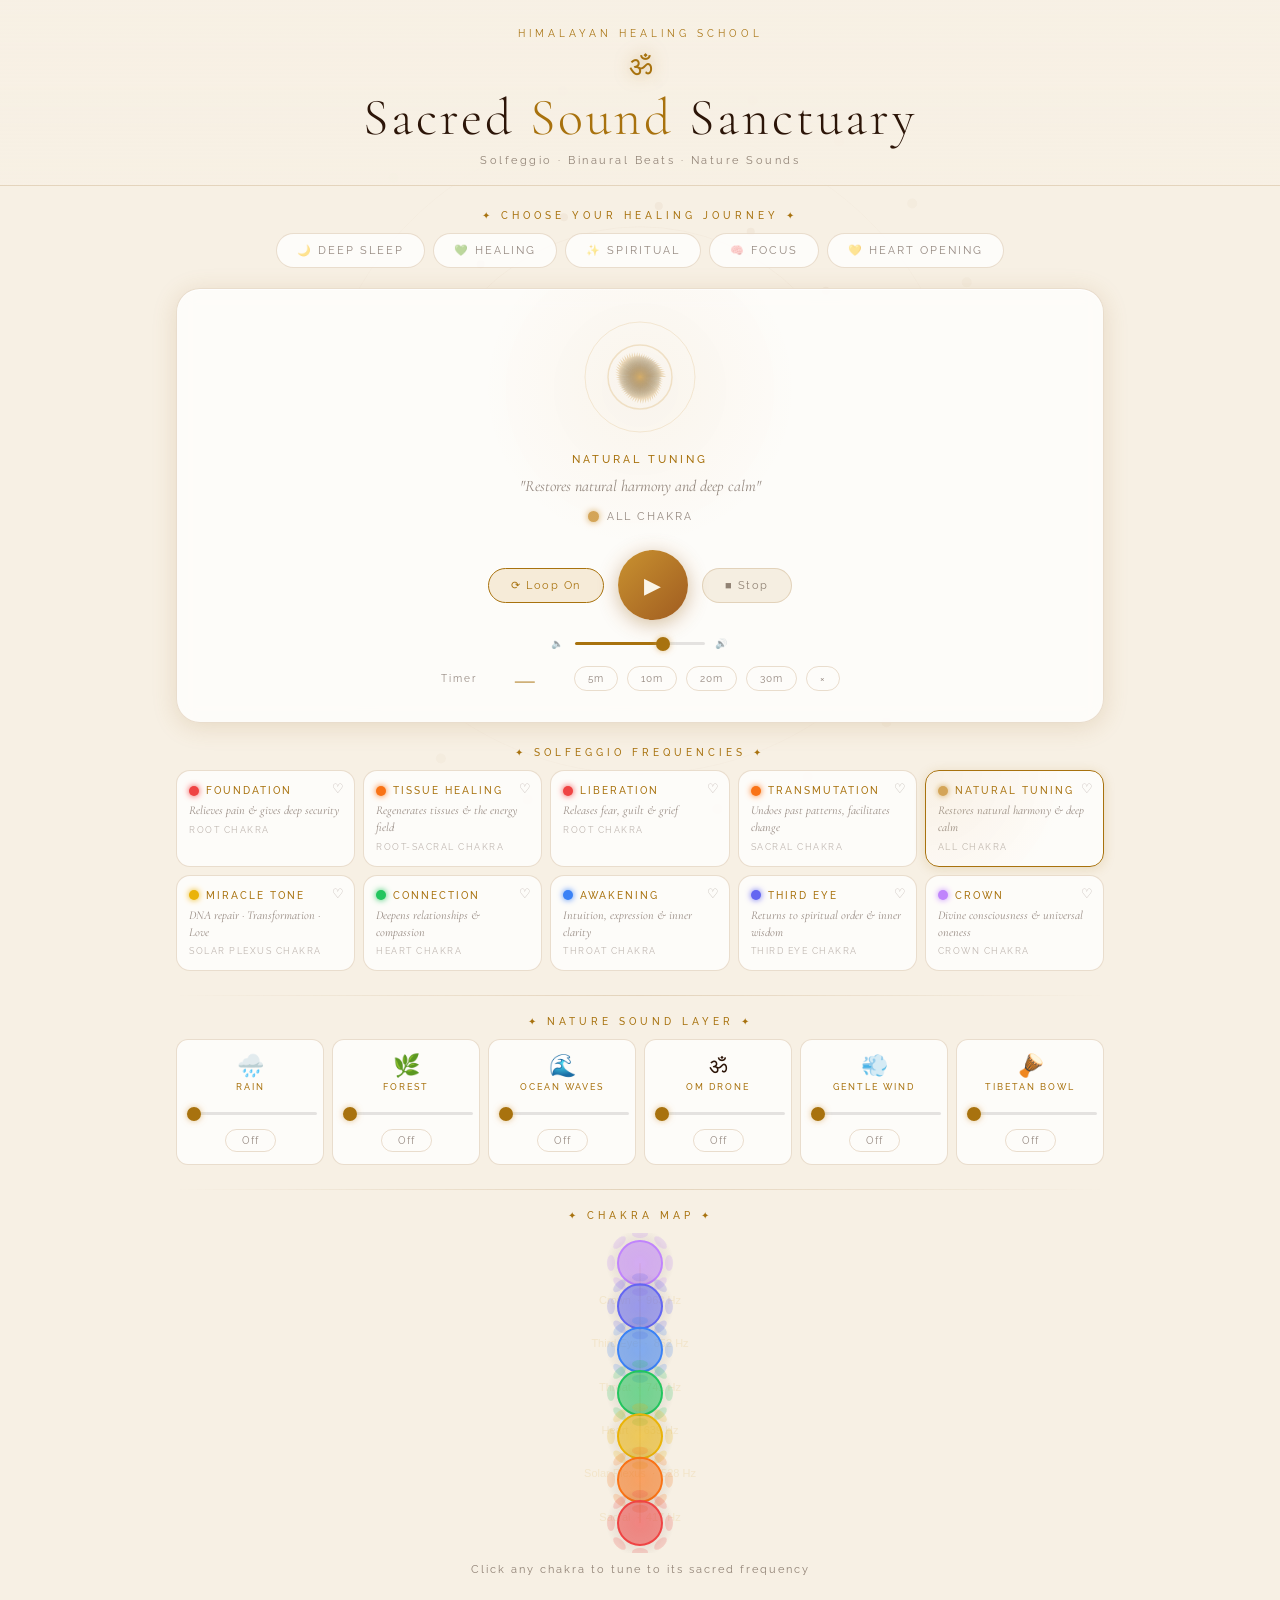
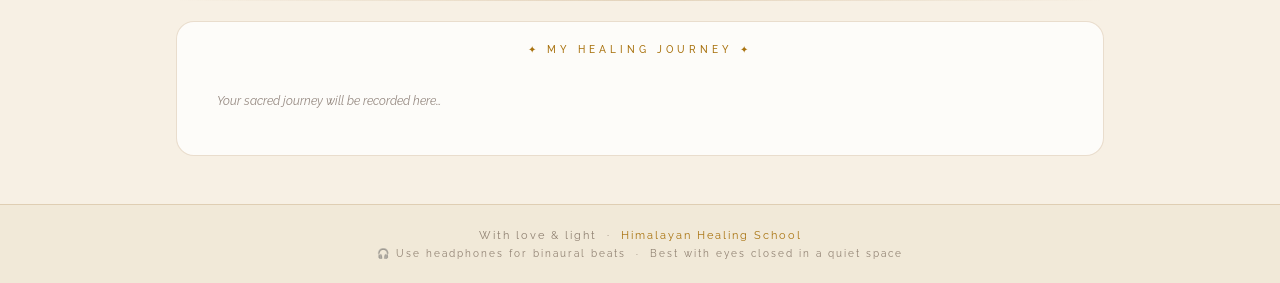
<file: himalayan-healing-v2.html>
<!DOCTYPE html>
<html lang="en">
<head>
<meta charset="UTF-8"/>
<meta name="viewport" content="width=device-width, initial-scale=1.0, viewport-fit=cover"/>
<title>Sacred Sound Sanctuary</title>
<!-- PWA -->
<link rel="manifest" href="manifest.json"/>
<meta name="theme-color" content="#F7F0E4"/>
<meta name="apple-mobile-web-app-capable" content="yes"/>
<meta name="apple-mobile-web-app-status-bar-style" content="black-translucent"/>
<meta name="apple-mobile-web-app-title" content="Sacred Sound"/>
<link rel="apple-touch-icon" href="icon-192.png"/>
<link rel="apple-touch-startup-image" href="icon-512.png"/>
<style>
@import url('https://fonts.googleapis.com/css2?family=Cormorant+Garamond:ital,wght@0,300;0,400;0,600;1,300;1,400&family=Raleway:wght@200;300;400;500;600&display=swap');
*,*::before,*::after{box-sizing:border-box;margin:0;padding:0}

:root{
  --bg:       #F7F0E4;
  --bg2:      #EDE4D0;
  --card:     rgba(255,255,255,0.78);
  --border:   rgba(160,110,45,0.22);
  --gold:     #A8720E;
  --gold2:    #C99230;
  --gold-dim: rgba(168,114,14,0.10);
  --cream:    #2C1508;
  --muted:    rgba(44,21,8,0.50);
  --sage:     #4A7B3E;
  --rose:     #A85E48;
  --glow:     0 4px 24px rgba(160,110,45,0.18);
}

body{font-family:'Raleway',sans-serif;background:var(--bg);color:var(--cream);min-height:100vh;overflow-x:hidden}

/* ── CANVAS BG ── */
#bg{position:fixed;inset:0;z-index:0;pointer-events:none;opacity:.18}

/* ── HEADER ── */
header{
  position:relative;z-index:10;
  text-align:center;padding:28px 20px 18px;
  background:linear-gradient(180deg,rgba(247,240,228,.98) 0%,rgba(247,240,228,.80) 100%);
  border-bottom:1px solid var(--border);
}
.badge{font-size:10px;letter-spacing:4px;color:var(--gold);text-transform:uppercase;margin-bottom:10px}
.om{font-size:28px;display:block;margin-bottom:6px;color:var(--gold);filter:drop-shadow(0 0 8px rgba(168,114,14,.5))}
h1{font-family:'Cormorant Garamond',serif;font-size:clamp(28px,5.5vw,52px);font-weight:300;letter-spacing:3px;line-height:1.1}
h1 em{color:var(--gold);font-style:normal}
.sub{font-size:11px;letter-spacing:2.5px;color:var(--muted);margin-top:8px}

/* ── LAYOUT ── */
main{position:relative;z-index:10;max-width:960px;margin:0 auto;padding:24px 16px 48px}

.s-title{font-size:10px;letter-spacing:4px;text-transform:uppercase;color:var(--gold);text-align:center;margin-bottom:12px;font-weight:500}
.divider{height:1px;background:linear-gradient(90deg,transparent,var(--border),transparent);margin:24px 0 20px}

/* ── MOOD PRESETS ── */
.moods{display:flex;gap:8px;justify-content:center;flex-wrap:wrap;margin-bottom:20px}
.mood{
  padding:10px 20px;background:var(--card);border:1px solid var(--border);
  border-radius:100px;color:var(--muted);font-family:'Raleway',sans-serif;
  font-size:11px;letter-spacing:2px;text-transform:uppercase;cursor:pointer;transition:all .25s
}
.mood:hover,.mood.on{background:var(--gold-dim);border-color:var(--gold);color:var(--gold)}

/* ── PLAYER ── */
.player{
  background:var(--card);border:1px solid var(--border);border-radius:24px;
  padding:28px 24px;text-align:center;margin-bottom:24px;
  box-shadow:var(--glow),0 1px 0 rgba(255,255,255,.9) inset;
  backdrop-filter:blur(10px);position:relative;overflow:hidden
}
.player::before{
  content:'';position:absolute;top:-60px;left:50%;transform:translateX(-50%);
  width:320px;height:320px;
  background:radial-gradient(circle,rgba(168,114,14,.06) 0%,transparent 70%);
  pointer-events:none
}

#vizCanvas{display:block;margin:0 auto 16px;border-radius:50%}

.f-name{font-size:11px;letter-spacing:3px;text-transform:uppercase;color:var(--gold);margin-top:6px;font-weight:500}
.f-desc{
  font-family:'Cormorant Garamond',serif;font-style:italic;font-size:16px;
  color:var(--muted);margin:8px auto 0;max-width:360px;line-height:1.5
}
.c-badge{
  display:inline-flex;align-items:center;gap:8px;
  margin-top:12px;font-size:11px;letter-spacing:2px;color:var(--muted);text-transform:uppercase
}
.c-dot{width:11px;height:11px;border-radius:50%;flex-shrink:0}

.ctrl{display:flex;align-items:center;justify-content:center;gap:14px;margin-top:24px;flex-wrap:wrap}
.btn{cursor:pointer;border:none;font-family:'Raleway',sans-serif;transition:all .2s;border-radius:100px}
.btn-play{
  width:70px;height:70px;
  background:linear-gradient(135deg,#C99230,#A05C20);
  color:#FBF5E8;font-size:22px;
  display:flex;align-items:center;justify-content:center;
  box-shadow:0 4px 20px rgba(160,110,45,.45)
}
.btn-play:hover{transform:scale(1.07);box-shadow:0 6px 32px rgba(160,110,45,.65)}
.btn-sm{
  padding:10px 22px;background:var(--gold-dim);border:1px solid var(--border);
  color:var(--muted);font-size:11px;letter-spacing:1.5px
}
.btn-sm:hover{border-color:var(--gold);color:var(--cream)}
.btn-sm.on{border-color:var(--gold);color:var(--gold);background:rgba(212,165,88,.2)}

.vol-row{display:flex;align-items:center;justify-content:center;gap:10px;margin-top:18px}
.lbl{font-size:10px;letter-spacing:2px;color:var(--muted)}

input[type=range]{
  -webkit-appearance:none;width:130px;height:3px;border-radius:2px;outline:none;cursor:pointer;
  background:linear-gradient(90deg,var(--gold) var(--p,70%),rgba(0,0,0,.10) var(--p,70%))
}
input[type=range]::-webkit-slider-thumb{
  -webkit-appearance:none;width:14px;height:14px;border-radius:50%;
  background:var(--gold);box-shadow:0 0 6px rgba(212,165,88,.7)
}

.timer-row{display:flex;align-items:center;justify-content:center;gap:9px;margin-top:14px;flex-wrap:wrap}
.t-num{font-family:'Cormorant Garamond',serif;font-size:26px;font-weight:300;color:var(--gold);min-width:78px;text-align:center;letter-spacing:2px}
.t-btn{
  padding:6px 13px;background:transparent;border:1px solid var(--border);
  color:var(--muted);font-size:10px;letter-spacing:1px;cursor:pointer;
  border-radius:100px;font-family:'Raleway',sans-serif;transition:all .2s
}
.t-btn:hover{border-color:var(--gold);color:var(--cream)}
.t-btn.sel{border-color:var(--gold);color:var(--gold)}

/* ── FREQ GRID ── */
.fg{display:grid;grid-template-columns:repeat(auto-fill,minmax(155px,1fr));gap:8px;margin-bottom:18px}
.fc{
  background:var(--card);border:1px solid var(--border);border-radius:14px;
  padding:14px 12px;cursor:pointer;transition:all .25s;position:relative;overflow:hidden
}
.fc::after{
  content:'';position:absolute;inset:0;border-radius:14px;
  background:radial-gradient(circle at top left,var(--cc,rgba(168,114,14,.10)) 0%,transparent 70%);
  opacity:0;transition:opacity .3s
}
.fc:hover::after,.fc.on::after{opacity:1}
.fc:hover{border-color:rgba(168,114,14,.4);transform:translateY(-2px)}
.fc.on{border-color:var(--gold);box-shadow:0 2px 12px rgba(168,114,14,.18)}
.fc-head{display:flex;align-items:center;gap:7px;margin-bottom:6px}
.fc-dot{width:10px;height:10px;border-radius:50%;flex-shrink:0}
.fc-lbl{font-size:10px;letter-spacing:2px;text-transform:uppercase;color:var(--gold);font-weight:500}
.fc-int{font-family:'Cormorant Garamond',serif;font-style:italic;font-size:12px;color:var(--muted);line-height:1.4}
.fc-ch{font-size:9px;letter-spacing:1.5px;color:var(--muted);margin-top:6px;text-transform:uppercase;opacity:.6}
.fav{
  position:absolute;top:10px;right:10px;font-size:13px;cursor:pointer;
  opacity:.3;transition:all .2s;z-index:5;background:none;border:none;color:inherit
}
.fav:hover,.fav.on{opacity:1;transform:scale(1.2)}


/* ── NATURE MIXER ── */
.mixer{display:grid;grid-template-columns:repeat(auto-fill,minmax(130px,1fr));gap:8px;margin-bottom:18px}
.mc{background:var(--card);border:1px solid var(--border);border-radius:12px;padding:12px 10px;text-align:center}
.mc-icon{font-size:22px;margin-bottom:4px}
.mc-name{font-size:9px;letter-spacing:2px;text-transform:uppercase;color:var(--gold);font-weight:500;margin-bottom:8px}
.mix-sl{
  -webkit-appearance:none;width:100%;height:3px;border-radius:2px;outline:none;cursor:pointer;
  background:linear-gradient(90deg,var(--sage) var(--p,0%),rgba(0,0,0,.10) var(--p,0%))
}
.mix-sl::-webkit-slider-thumb{
  -webkit-appearance:none;width:14px;height:14px;border-radius:50%;
  background:var(--sage);box-shadow:0 0 6px rgba(123,174,127,.6)
}
.mix-tog{
  margin-top:10px;padding:5px 16px;background:transparent;
  border:1px solid var(--border);color:var(--muted);font-size:10px;
  letter-spacing:1px;cursor:pointer;border-radius:100px;
  font-family:'Raleway',sans-serif;transition:all .2s
}
.mix-tog.on{border-color:var(--sage);color:var(--sage);background:rgba(123,174,127,.1)}

/* ── CHAKRA WHEEL ── */
.chakra-wrap{text-align:center;margin-bottom:20px}
#cwCv{cursor:pointer;display:block;margin:0 auto}
.cw-hint{font-size:11px;color:var(--muted);letter-spacing:2px;margin-top:10px}


/* ── SESSION LOG ── */
.slog-wrap{background:var(--card);border:1px solid var(--border);border-radius:18px;padding:22px}
.slog{list-style:none;max-height:160px;overflow-y:auto}
.slog::-webkit-scrollbar{width:4px}
.slog::-webkit-scrollbar-thumb{background:var(--border);border-radius:2px}
.slog li{
  font-size:12px;color:var(--muted);padding:7px 0;
  border-bottom:1px solid rgba(0,0,0,.07);
  display:flex;justify-content:space-between;align-items:center
}
.slog li:last-child{border-bottom:none}
.slog-t{color:var(--gold);font-family:'Cormorant Garamond',serif;font-size:14px}
.slog-empty{color:var(--muted);font-size:12px;font-style:italic;text-align:center;padding:18px;display:block}

/* ── FOOTER ── */
footer{
  position:relative;z-index:10;text-align:center;
  padding:24px 20px;border-top:1px solid var(--border);
  font-size:11px;letter-spacing:2px;color:var(--muted);
  background:rgba(237,228,208,.60);
}
footer a{color:var(--gold);text-decoration:none}

@media(max-width:480px){
  .fg{grid-template-columns:1fr 1fr}
.mixer{grid-template-columns:1fr 1fr}
}
</style>
</head>
<body>

<canvas id="bg"></canvas>

<header>
  <div class="badge">Himalayan Healing School</div>
  <span class="om">ॐ</span>
  <h1>Sacred <em>Sound</em> Sanctuary</h1>
  <p class="sub">Solfeggio · Binaural Beats · Nature Sounds</p>
</header>

<main>

  <!-- MOOD JOURNEYS -->
  <div class="s-title">✦ Choose Your Healing Journey ✦</div>
  <div class="moods" id="moodRow">
    <button class="mood" data-m="sleep">🌙 Deep Sleep</button>
    <button class="mood" data-m="heal">💚 Healing</button>
    <button class="mood" data-m="spirit">✨ Spiritual</button>
    <button class="mood" data-m="focus">🧠 Focus</button>
    <button class="mood" data-m="love">💛 Heart Opening</button>
  </div>

  <!-- PLAYER -->
  <div class="player">
    <canvas id="vizCanvas" width="120" height="120"></canvas>
    <div id="fBig" style="display:none">432</div>
    <div class="f-name" id="fName">Natural Tuning</div>
    <div class="f-desc" id="fDesc">"Restores natural harmony and deep calm"</div>
    <div class="c-badge">
      <div class="c-dot" id="cDot" style="background:var(--gold);box-shadow:0 0 7px var(--gold)"></div>
      <span id="cLbl">All Chakras</span>
    </div>
    <div class="ctrl">
      <button class="btn btn-sm on" id="btnLoop">⟳ Loop On</button>
      <button class="btn btn-play" id="btnPlay">▶</button>
      <button class="btn btn-sm" id="btnStop">■ Stop</button>
    </div>
    <div class="vol-row">
      <span class="lbl">🔈</span>
      <input type="range" id="volMain" min="0" max="1" step=".01" value=".7" style="--p:70%"/>
      <span class="lbl">🔊</span>
    </div>
    <div class="timer-row">
      <span class="lbl">Timer</span>
      <div class="t-num" id="tDisp">—</div>
      <button class="t-btn" data-m="5">5m</button>
      <button class="t-btn" data-m="10">10m</button>
      <button class="t-btn" data-m="20">20m</button>
      <button class="t-btn" data-m="30">30m</button>
      <button class="t-btn" id="btnClrT">×</button>
    </div>
  </div>

  <!-- SOLFEGGIO -->
  <div class="s-title">✦ Solfeggio Frequencies ✦</div>
  <div class="fg" id="freqGrid"></div>

  <div class="divider"></div>


  <!-- NATURE MIXER -->
  <div class="s-title">✦ Nature Sound Layer ✦</div>
  <div class="mixer" id="mixGrid"></div>

  <div class="divider"></div>

  <!-- CHAKRA WHEEL -->
  <div class="s-title">✦ Chakra Map ✦</div>
  <div class="chakra-wrap">
    <canvas id="cwCv" width="300" height="320"></canvas>
    <p class="cw-hint">Click any chakra to tune to its sacred frequency</p>
  </div>


  <div class="divider"></div>

  <!-- SESSION LOG -->
  <div class="slog-wrap">
    <div class="s-title" style="margin-bottom:14px">✦ My Healing Journey ✦</div>
    <ul class="slog" id="slog">
      <li><span class="slog-empty">Your sacred journey will be recorded here…</span></li>
    </ul>
  </div>

</main>

<footer>
  With love &amp; light &nbsp;·&nbsp;
  <a href="https://himalayanhealingschool.github.io" target="_blank">Himalayan Healing School</a>
  <div style="margin-top:6px;font-size:10px">🎧 Use headphones for binaural beats &nbsp;·&nbsp; Best with eyes closed in a quiet space</div>
</footer>

<script>
// ════════════════════════════════════════════════════════
//  DATA
// ════════════════════════════════════════════════════════
const FREQS = [
  {hz:174, name:'Foundation',     intent:'Relieves pain & gives deep security',      chakra:'Root',        col:'#ef4444'},
  {hz:285, name:'Tissue Healing', intent:'Regenerates tissues & the energy field',   chakra:'Root-Sacral', col:'#f97316'},
  {hz:396, name:'Liberation',     intent:'Releases fear, guilt & grief',             chakra:'Root',        col:'#ef4444'},
  {hz:417, name:'Transmutation',  intent:'Undoes past patterns, facilitates change', chakra:'Sacral',      col:'#f97316'},
  {hz:432, name:'Natural Tuning', intent:'Restores natural harmony & deep calm',     chakra:'All',         col:'#D4A558'},
  {hz:528, name:'Miracle Tone',   intent:'DNA repair · Transformation · Love',       chakra:'Solar Plexus',col:'#eab308'},
  {hz:639, name:'Connection',     intent:'Deepens relationships & compassion',       chakra:'Heart',       col:'#22c55e'},
  {hz:741, name:'Awakening',      intent:'Intuition, expression & inner clarity',    chakra:'Throat',      col:'#3b82f6'},
  {hz:852, name:'Third Eye',      intent:'Returns to spiritual order & inner wisdom',chakra:'Third Eye',   col:'#6366f1'},
  {hz:963, name:'Crown',          intent:'Divine consciousness & universal oneness', chakra:'Crown',       col:'#c084fc'},
];


const NATURE = [
  {name:'Rain',         icon:'🌧️', type:'rain' },
  {name:'Forest',       icon:'🌿', type:'pink' },
  {name:'Ocean Waves',  icon:'🌊', type:'ocean'},
  {name:'Om Drone',     icon:'ॐ',  type:'om'  },
  {name:'Gentle Wind',  icon:'💨', type:'white'},
  {name:'Tibetan Bowl', icon:'🪘', type:'bowl' },
];

const MOODS = {
  sleep:  {hz:396, bin:{base:200,diff:2},  nat:['Rain','Ocean Waves'],      label:'Deep Sleep'},
  heal:   {hz:528, bin:null,              nat:['Forest','Tibetan Bowl'],   label:'Healing'},
  spirit: {hz:963, bin:{base:200,diff:6}, nat:['Om Drone'],                label:'Spiritual Awakening'},
  focus:  {hz:741, bin:{base:200,diff:10},nat:['Rain'],                    label:'Sacred Focus'},
  love:   {hz:639, bin:null,              nat:['Forest','Ocean Waves'],    label:'Heart Opening'},
};

const CHAKRAS = [
  {name:'Crown',        hz:963, col:'#c084fc'},
  {name:'Third Eye',    hz:852, col:'#6366f1'},
  {name:'Throat',       hz:741, col:'#3b82f6'},
  {name:'Heart',        hz:639, col:'#22c55e'},
  {name:'Solar Plexus', hz:528, col:'#eab308'},
  {name:'Sacral',       hz:417, col:'#f97316'},
  {name:'Root',         hz:396, col:'#ef4444'},
];


// ════════════════════════════════════════════════════════
//  MANDALA BACKGROUND
// ════════════════════════════════════════════════════════
(function(){
  const cv=document.getElementById('bg'), cx=cv.getContext('2d');
  function rsz(){cv.width=innerWidth;cv.height=innerHeight}
  rsz(); addEventListener('resize',rsz);
  function draw(){
    cx.clearRect(0,0,cv.width,cv.height);
    const W=cv.width,H=cv.height,R=Math.min(W,H)*.40,t=Date.now()/9000;
    for(let ring=1;ring<=3;ring++){
      const r=R*ring*.34, n=ring*8;
      for(let i=0;i<n;i++){
        const a=(i/n)*Math.PI*2+t*ring;
        cx.beginPath();
        cx.arc(W/2+Math.cos(a)*r,H/2+Math.sin(a)*r,2+ring,0,Math.PI*2);
        cx.fillStyle=`rgba(140,80,10,${.45-ring*.10})`;
        cx.fill();
      }
    }
    [.35,.62,.90].forEach((f,i)=>{
      cx.beginPath(); cx.arc(W/2,H/2,R*f,0,Math.PI*2);
      cx.strokeStyle=`rgba(140,80,10,${.18-i*.04})`; cx.lineWidth=1; cx.stroke();
    });
    requestAnimationFrame(draw);
  }
  draw();
})();

// ════════════════════════════════════════════════════════
//  AUDIO ENGINE
// ════════════════════════════════════════════════════════
let AC=null, masterG=null, analyser=null;
let oscL=null, oscR=null;
let playing=false, looping=true;
let curHz=432, curCol='#D4A558', isBin=false, binD=null;
let timerIv=null, timerSec=0;
let slog=[];
let nNodes={};

function ac(){
  if(!AC){
    AC=new(window.AudioContext||window.webkitAudioContext)();
    analyser=AC.createAnalyser(); analyser.fftSize=512;
    masterG=AC.createGain(); masterG.gain.value=.7;
    masterG.connect(analyser); analyser.connect(AC.destination);
  }
  return AC;
}

function stopMain(log){
  if(log&&playing) addLog();
  [oscL,oscR].forEach(o=>{if(o){try{o.stop()}catch(e){}}});
  oscL=oscR=null; playing=false;
  document.getElementById('btnPlay').textContent='▶';
}

function playNow(hz,col,bin=false,bd=null){
  stopMain(true); ac();
  if(AC.state==='suspended') AC.resume();
  curHz=hz; curCol=col; isBin=bin; binD=bd;
  vizCol=col;

  if(bin&&bd){
    const mg=AC.createChannelMerger(2); mg.connect(masterG);
    oscL=AC.createOscillator(); oscL.type='sine'; oscL.frequency.value=bd.base;
    const pL=AC.createStereoPanner(); pL.pan.value=-1;
    oscL.connect(pL); pL.connect(mg,0,0);
    oscR=AC.createOscillator(); oscR.type='sine'; oscR.frequency.value=bd.base+bd.diff;
    const pR=AC.createStereoPanner(); pR.pan.value=1;
    oscR.connect(pR); pR.connect(mg,0,1);
    oscL.start(); oscR.start();
  } else {
    oscL=AC.createOscillator(); oscL.type='sine'; oscL.frequency.value=hz;
    oscL.connect(masterG); oscL.start();
  }
  playing=true;
  document.getElementById('btnPlay').textContent='⏸';
}

function togglePlay(){
  if(playing){ AC&&AC.suspend(); playing=false; document.getElementById('btnPlay').textContent='▶'; }
  else if(AC&&AC.state==='suspended'){ AC.resume(); playing=true; document.getElementById('btnPlay').textContent='⏸'; }
  else playNow(curHz,curCol,isBin,binD);
}

// ── Nature noise ──────────────────────────────────────
function mkNoiseBuf(type){
  const a=ac(), len=a.sampleRate*4, buf=a.createBuffer(2,len,a.sampleRate);
  for(let ch=0;ch<2;ch++){
    const d=buf.getChannelData(ch); let last=0;
    for(let i=0;i<len;i++){
      const w=Math.random()*2-1;
      if(type==='brown'){d[i]=(last+.02*w)/1.02; last=d[i]; d[i]*=3.5;}
      else d[i]=w;
    }
  }
  return buf;
}

function startNature(name,type,vol){
  const a=ac(); if(a.state==='suspended') a.resume();
  if(nNodes[name]) return;
  const g=a.createGain(); g.gain.value=vol; g.connect(a.destination);

  if(type==='om'){
    const freqs=[136.1,272.2,408.3], oscs=freqs.map((f,i)=>{
      const o=a.createOscillator(); o.type=i===2?'triangle':'sine'; o.frequency.value=f;
      const gv=a.createGain(); gv.gain.value=[1,.5,.25][i];
      o.connect(gv); gv.connect(g); o.start(); return o;
    });
    nNodes[name]={oscs,g}; return;
  }
  if(type==='bowl'){
    const oscs=[432,864,1296].map((f,i)=>{
      const o=a.createOscillator(); o.type='sine'; o.frequency.value=f;
      const gv=a.createGain(); gv.gain.value=[1,.4,.15][i];
      o.connect(gv); gv.connect(g); o.start(); return o;
    });
    nNodes[name]={oscs,g}; return;
  }

  const src=a.createBufferSource();
  src.buffer=mkNoiseBuf(type==='rain'||type==='ocean'?'brown':'white');
  src.loop=true;

  if(type==='rain'||type==='ocean'){
    const f=a.createBiquadFilter(); f.type='lowpass'; f.frequency.value=type==='ocean'?350:700;
    src.connect(f); f.connect(g);
  } else { src.connect(g); }
  src.start();
  nNodes[name]={src,g};
}

function stopNature(name){
  const n=nNodes[name]; if(!n) return;
  if(n.oscs) n.oscs.forEach(o=>{try{o.stop()}catch(e){}});
  if(n.src) try{n.src.stop()}catch(e){}
  delete nNodes[name];
}

function setNVol(name,v){ const n=nNodes[name]; if(n&&n.g) n.g.gain.value=v; }

// ════════════════════════════════════════════════════════
//  MANDALA VISUALIZER
// ════════════════════════════════════════════════════════
const vCv=document.getElementById('vizCanvas'), vCx=vCv.getContext('2d');
let vizCol='#D4A558';

function drawViz(){
  requestAnimationFrame(drawViz);
  const W=vCv.width,H=vCv.height,cx=W/2,cy=H/2,t=Date.now()/1000;
  vCx.clearRect(0,0,W,H);

  const N=60, data=new Uint8Array(N);
  if(analyser&&playing) analyser.getByteFrequencyData(data);

  // Petals
  for(let i=0;i<N;i++){
    const a=(i/N)*Math.PI*2;
    const v=playing?data[i]/255:(0.08+0.05*Math.sin(t*1.5+i*.25));
    const r1=18+v*30, r2=22+v*38;
    const a2=(i+1)/N*Math.PI*2;
    vCx.beginPath();
    vCx.moveTo(cx,cy);
    vCx.lineTo(cx+Math.cos(a)*r1, cy+Math.sin(a)*r1);
    vCx.lineTo(cx+Math.cos(a2)*r2, cy+Math.sin(a2)*r2);
    vCx.closePath();
    const alpha=Math.round((0.28+v*.55)*255).toString(16).padStart(2,'0');
    vCx.fillStyle=vizCol+alpha;
    vCx.fill();
  }

  // Rings
  [78,55,32].forEach((r,i)=>{
    vCx.beginPath(); vCx.arc(cx,cy,r,0,Math.PI*2);
    vCx.strokeStyle=vizCol+(i===0?'22':i===1?'33':'44');
    vCx.lineWidth=i===2?1.5:1; vCx.stroke();
  });

  // Center glow
  const grd=vCx.createRadialGradient(cx,cy,0,cx,cy,22);
  grd.addColorStop(0,vizCol+'cc'); grd.addColorStop(1,'transparent');
  vCx.beginPath(); vCx.arc(cx,cy,22,0,Math.PI*2);
  vCx.fillStyle=grd; vCx.fill();
}
drawViz();

// ════════════════════════════════════════════════════════
//  CHAKRA WHEEL
// ════════════════════════════════════════════════════════
const cwCv=document.getElementById('cwCv'), cwCx=cwCv.getContext('2d');
const CW=300,CH=320,CX=CW/2;
let cwHov=-1, cwYs=[];

function drawCW(){
  cwCx.clearRect(0,0,CW,CH);
  const y0=30, gap=(CH-60)/(CHAKRAS.length-1);
  cwYs=CHAKRAS.map((_,i)=>y0+i*gap);

  // Spine
  cwCx.beginPath(); cwCx.moveTo(CX,y0); cwCx.lineTo(CX,y0+gap*(CHAKRAS.length-1));
  cwCx.strokeStyle='rgba(212,165,88,.18)'; cwCx.lineWidth=2; cwCx.stroke();

  CHAKRAS.forEach((ch,i)=>{
    const y=cwYs[i], hov=cwHov===i, r=hov?30:22;

    // Glow halo
    const grd=cwCx.createRadialGradient(CX,y,0,CX,y,r+12);
    grd.addColorStop(0,ch.col+(hov?'55':'33')); grd.addColorStop(1,'transparent');
    cwCx.beginPath(); cwCx.arc(CX,y,r+12,0,Math.PI*2); cwCx.fillStyle=grd; cwCx.fill();

    // Lotus petals
    for(let p=0;p<8;p++){
      const pa=(p/8)*Math.PI*2;
      cwCx.beginPath();
      cwCx.ellipse(CX+Math.cos(pa)*(r+7),y+Math.sin(pa)*(r+7),4,8,pa,0,Math.PI*2);
      cwCx.fillStyle=ch.col+(hov?'55':'33'); cwCx.fill();
    }

    // Main circle
    cwCx.beginPath(); cwCx.arc(CX,y,r,0,Math.PI*2);
    cwCx.fillStyle=ch.col+(hov?'cc':'88'); cwCx.fill();
    cwCx.strokeStyle=ch.col; cwCx.lineWidth=2; cwCx.stroke();

    // Label
    cwCx.font=`${hov?'500 ':'300 '}11px Raleway,sans-serif`;
    cwCx.textAlign='center'; cwCx.textBaseline='middle';
    cwCx.fillStyle=hov?ch.col:'rgba(240,222,188,.65)';
    cwCx.fillText(`${ch.name}  ·  ${ch.hz} Hz`, CX, y+r+16);
  });
}
drawCW();

cwCv.addEventListener('mousemove',e=>{
  const rc=cwCv.getBoundingClientRect();
  const mx=(e.clientX-rc.left)*(CW/rc.width),my=(e.clientY-rc.top)*(CH/rc.height);
  cwHov=cwYs.findIndex(y=>Math.hypot(mx-CX,my-y)<32);
  drawCW();
});
cwCv.addEventListener('mouseleave',()=>{cwHov=-1;drawCW()});
cwCv.addEventListener('click',e=>{
  const rc=cwCv.getBoundingClientRect();
  const mx=(e.clientX-rc.left)*(CW/rc.width),my=(e.clientY-rc.top)*(CH/rc.height);
  const idx=cwYs.findIndex(y=>Math.hypot(mx-CX,my-y)<32);
  if(idx<0) return;
  const ch=CHAKRAS[idx];
  const f=FREQS.find(f=>f.hz===ch.hz)||{hz:ch.hz,name:ch.name,intent:'Sacred healing frequency',chakra:ch.name,col:ch.col};
  pickFreq(f);
});

// ════════════════════════════════════════════════════════
//  RENDER GRIDS
// ════════════════════════════════════════════════════════
const favs=new Set();

function setNowPlaying(hz,name,intent,chakra,col){
  document.getElementById('fBig').innerHTML=`${hz} <span class="u">Hz</span>`;
  document.getElementById('fName').textContent=name;
  document.getElementById('fDesc').textContent=`"${intent}"`;
  document.getElementById('cLbl').textContent=`${chakra} Chakra`;
  const cd=document.getElementById('cDot');
  cd.style.background=col; cd.style.boxShadow=`0 0 7px ${col}`;
  vizCol=col;
}

function clearAllActive(){
  document.querySelectorAll('.fc,.mood').forEach(c=>c.classList.remove('on'));
}

function pickFreq(f){
  const card=document.querySelector(`.fc[data-hz="${f.hz}"]`);
  // TOGGLE OFF — clicking the same frequency again stops everything
  if(card && card.classList.contains('on')){
    stopMain(true);
    clearAllActive();
    return;
  }
  setNowPlaying(f.hz,f.name,f.intent,f.chakra,f.col);
  playNow(f.hz,f.col);
  clearAllActive();
  if(card) card.classList.add('on');
}

function renderFreqs(){
  const g=document.getElementById('freqGrid'); g.innerHTML='';
  FREQS.forEach(f=>{
    const d=document.createElement('div');
    d.className='fc'+(f.hz===432?' on':'');
    d.dataset.hz=f.hz;
    d.style.setProperty('--cc',f.col+'22');
    d.innerHTML=`
      <button class="fav" title="Favourite">♡</button>
      <div class="fc-head">
        <div class="fc-dot" style="background:${f.col};box-shadow:0 0 6px ${f.col}"></div>
        <div class="fc-lbl">${f.name}</div>
      </div>
      <div class="fc-int">${f.intent}</div>
      <div class="fc-ch">${f.chakra} Chakra</div>`;
    d.querySelector('.fav').addEventListener('click',e=>{
      e.stopPropagation();
      const btn=e.currentTarget;
      if(favs.has(f.hz)){favs.delete(f.hz);btn.textContent='♡';btn.classList.remove('on');}
      else{favs.add(f.hz);btn.textContent='♥';btn.classList.add('on');}
    });
    d.addEventListener('click',()=>pickFreq(f));
    g.appendChild(d);
  });
}


function renderMixer(){
  const g=document.getElementById('mixGrid'); g.innerHTML='';
  NATURE.forEach(n=>{
    const d=document.createElement('div'); d.className='mc';
    d.innerHTML=`
      <div class="mc-icon">${n.icon}</div>
      <div class="mc-name">${n.name}</div>
      <input class="mix-sl" type="range" min="0" max="1" step=".02" value="0" style="--p:0%"/>
      <button class="mix-tog">Off</button>`;
    const sl=d.querySelector('.mix-sl'), tog=d.querySelector('.mix-tog');
    sl.addEventListener('input',function(){
      this.style.setProperty('--p',this.value*100+'%');
      if(nNodes[n.name]) setNVol(n.name,+this.value);
    });
    tog.addEventListener('click',function(){
      if(this.classList.contains('on')){
        stopNature(n.name); this.classList.remove('on'); this.textContent='Off';
      } else {
        const v=+sl.value||0.3; sl.value=v; sl.style.setProperty('--p',v*100+'%');
        startNature(n.name,n.type,v); this.classList.add('on'); this.textContent='On';
      }
    });
    g.appendChild(d);
  });
}

// ════════════════════════════════════════════════════════
//  MOOD PRESETS
// ════════════════════════════════════════════════════════
document.getElementById('moodRow').addEventListener('click',e=>{
  const btn=e.target.closest('.mood'); if(!btn) return;
  const m=MOODS[btn.dataset.m]; if(!m) return;

  // TOGGLE OFF — if already active, stop everything and reset
  if(btn.classList.contains('on')){
    stopMain(true);
    clearTimer();
    Object.keys(nNodes).forEach(stopNature);
    document.querySelectorAll('.mix-tog').forEach(b=>{b.classList.remove('on');b.textContent='Off'});
    document.querySelectorAll('.mix-sl').forEach(s=>{s.value=0;s.style.setProperty('--p','0%')});
    clearAllActive();
    return;
  }

  document.querySelectorAll('.mood').forEach(b=>b.classList.remove('on'));
  btn.classList.add('on');

  const f=FREQS.find(x=>x.hz===m.hz)||FREQS[4];
  setNowPlaying(f.hz,f.name,f.intent,f.chakra,f.col);

  if(m.bin) playNow(m.bin.base,f.col,true,m.bin);
  else playNow(f.hz,f.col);

  document.querySelectorAll('.fc').forEach(c=>c.classList.remove('on'));
  const fc=document.querySelector(`.fc[data-hz="${f.hz}"]`); if(fc) fc.classList.add('on');

  // Reset nature sounds
  Object.keys(nNodes).forEach(stopNature);
  document.querySelectorAll('.mix-tog').forEach(b=>{b.classList.remove('on');b.textContent='Off'});

  m.nat.forEach(nm=>{
    const ni=NATURE.find(x=>x.name===nm); if(!ni) return;
    startNature(nm,ni.type,.3);
    const card=document.querySelector(`#mixGrid .mc:nth-child(${NATURE.indexOf(ni)+1})`);
    if(card){
      card.querySelector('.mix-tog').classList.add('on');
      card.querySelector('.mix-tog').textContent='On';
      const sl=card.querySelector('.mix-sl'); sl.value=.3; sl.style.setProperty('--p','30%');
    }
  });
});

// ════════════════════════════════════════════════════════
//  CONTROLS
// ════════════════════════════════════════════════════════
document.getElementById('btnPlay').addEventListener('click',togglePlay);
document.getElementById('btnStop').addEventListener('click',()=>{
  stopMain(true);
  clearTimer();
  // Stop ALL nature sounds immediately
  Object.keys(nNodes).forEach(stopNature);
  document.querySelectorAll('.mix-tog').forEach(b=>{b.classList.remove('on');b.textContent='Off'});
  document.querySelectorAll('.mix-sl').forEach(s=>{s.value=0;s.style.setProperty('--p','0%')});
  clearAllActive();
});
document.getElementById('btnLoop').addEventListener('click',function(){
  looping=!looping; this.classList.toggle('on',looping);
  this.textContent=looping?'⟳ Loop On':'⟳ Loop';
});
document.getElementById('volMain').addEventListener('input',function(){
  if(masterG) masterG.gain.value=+this.value;
  this.style.setProperty('--p',+this.value*100+'%');
});

// Timer
function clearTimer(){
  if(timerIv){clearInterval(timerIv);timerIv=null}
  timerSec=0; document.getElementById('tDisp').textContent='—';
  document.querySelectorAll('.t-btn[data-m]').forEach(b=>b.classList.remove('sel'));
}
function startTimer(mins){
  clearTimer(); timerSec=mins*60;
  document.querySelector(`.t-btn[data-m="${mins}"]`).classList.add('sel');
  const tick=()=>{
    document.getElementById('tDisp').textContent=`${Math.floor(timerSec/60)}:${(timerSec%60).toString().padStart(2,'0')}`;
    if(timerSec--<=0){clearInterval(timerIv);timerIv=null;stopMain(true);document.getElementById('tDisp').textContent='✦ Done'}
  };
  tick(); timerIv=setInterval(tick,1000);
}
document.querySelectorAll('.t-btn[data-m]').forEach(b=>b.addEventListener('click',()=>startTimer(+b.dataset.m)));
document.getElementById('btnClrT').addEventListener('click',clearTimer);


// ════════════════════════════════════════════════════════
//  SESSION LOG
// ════════════════════════════════════════════════════════
function addLog(){
  const nm=document.getElementById('fName').textContent;
  const hz=document.getElementById('fBig').textContent.trim();
  const t=new Date().toLocaleTimeString([],{hour:'2-digit',minute:'2-digit'});
  slog.unshift({t,nm,hz});
  const ul=document.getElementById('slog');
  ul.innerHTML=slog.map(e=>`<li><span>${e.nm} · ${e.hz}</span><span class="slog-t">${e.t}</span></li>`).join('');
}

// ════════════════════════════════════════════════════════
//  INIT
// ════════════════════════════════════════════════════════
renderFreqs(); renderMixer();
setNowPlaying(432,'Natural Tuning','Restores natural harmony and deep calm','All','#D4A558');

// Register service worker for offline / PWA install
if('serviceWorker' in navigator){
  navigator.serviceWorker.register('sw.js').catch(()=>{});
}
</script>
</body>
</html>
</file>
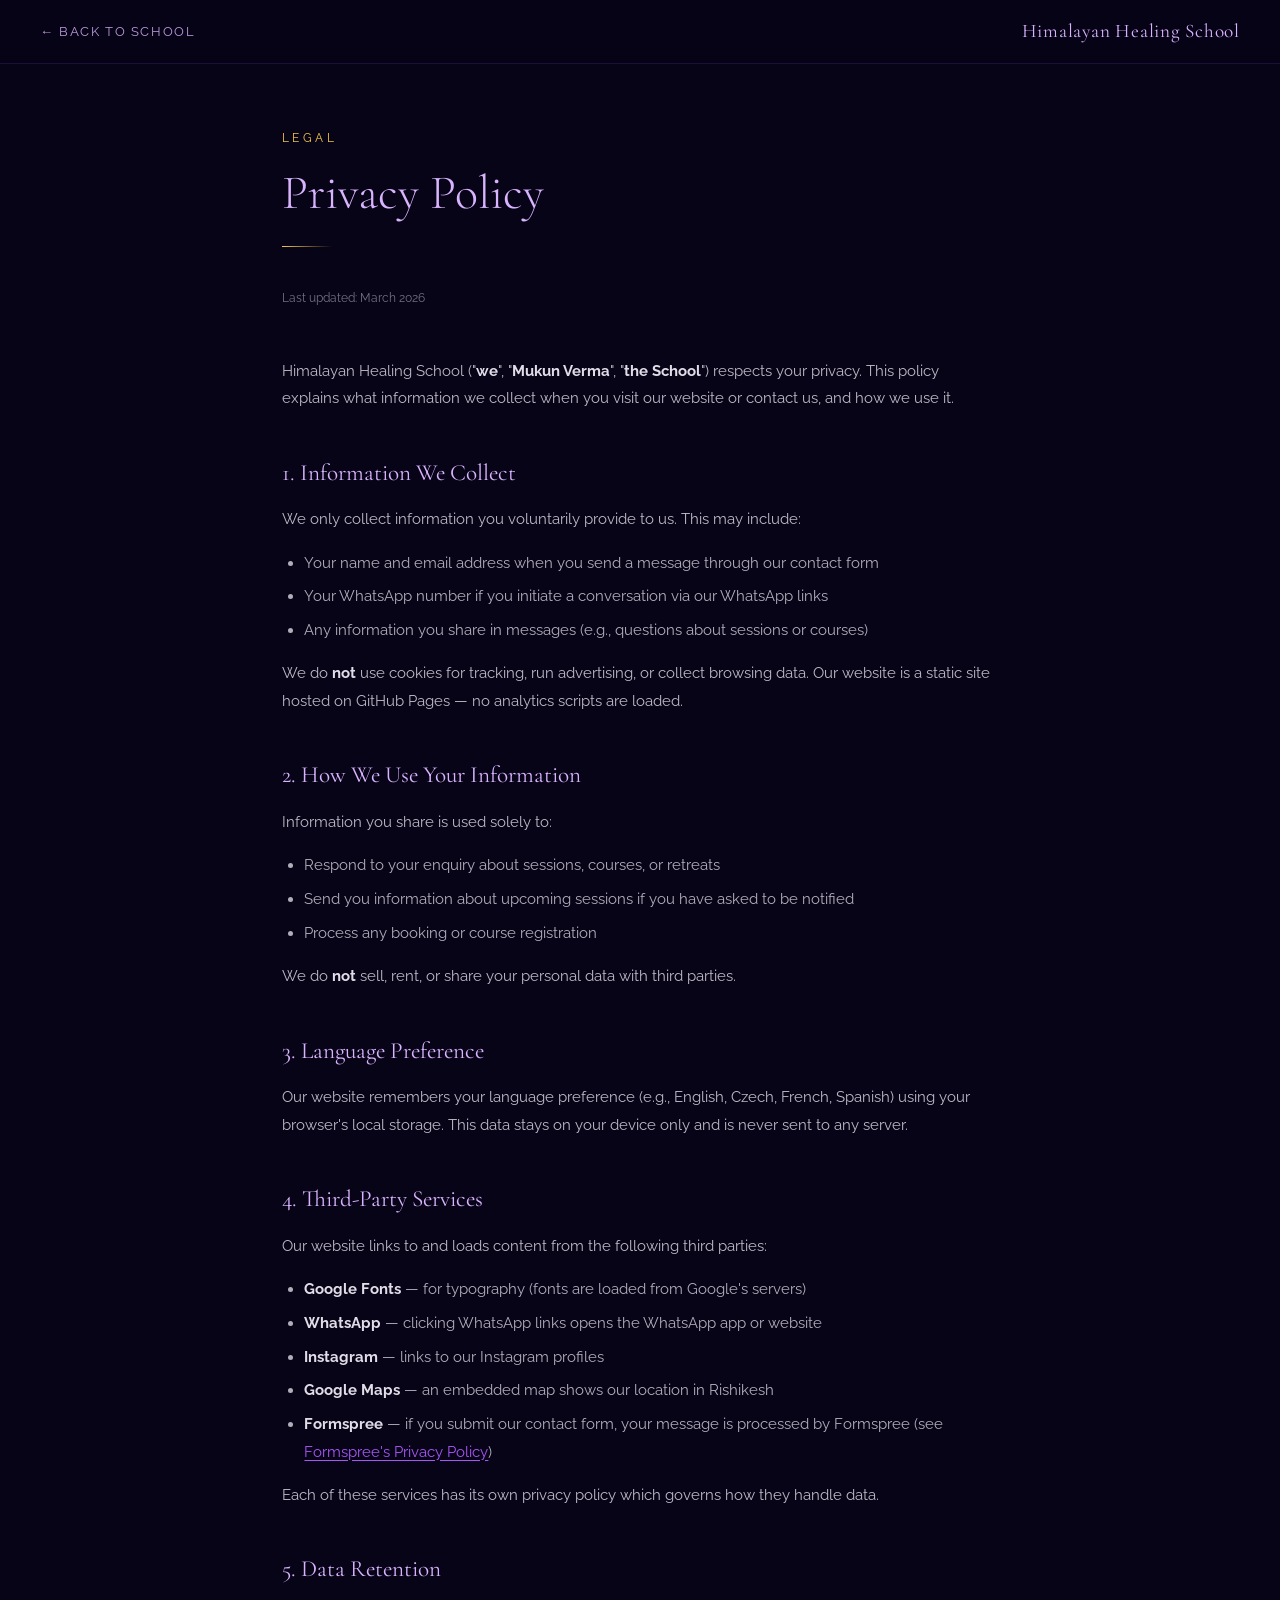
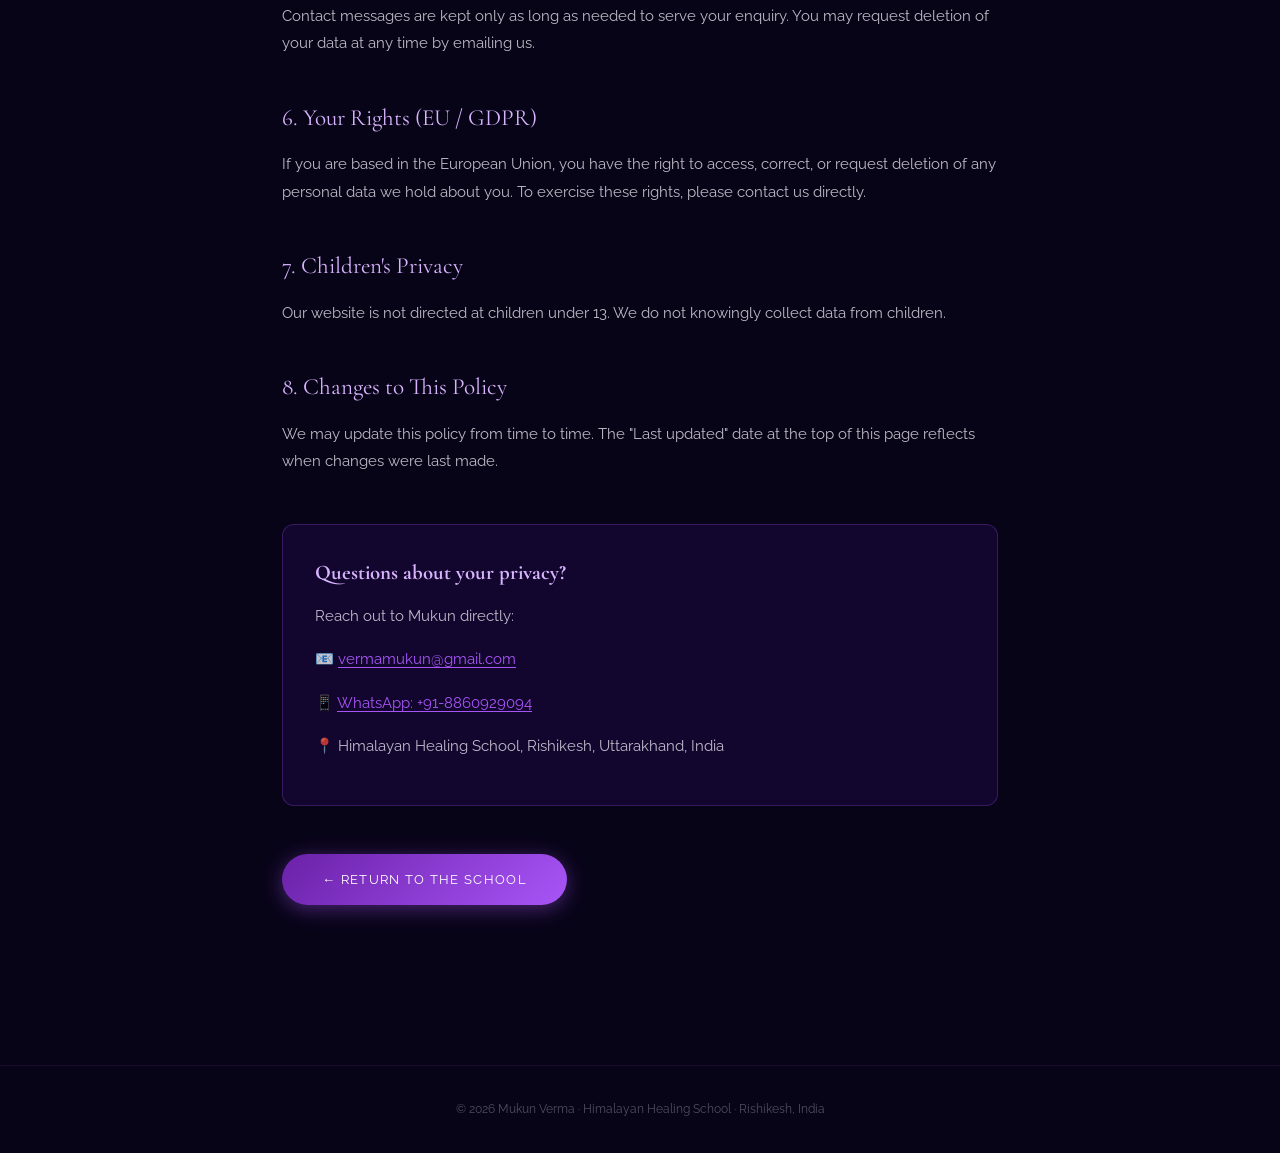
<file: privacy.html>
<!DOCTYPE html>
<html lang="en">
<head>
  <meta charset="UTF-8" />
  <meta name="viewport" content="width=device-width, initial-scale=1.0" />
  <title>Privacy Policy · Himalayan Healing School</title>
  <link href="https://fonts.googleapis.com/css2?family=Cormorant+Garamond:ital,wght@0,300;0,400;0,600;1,300&family=Raleway:wght@300;400;500&display=swap" rel="stylesheet" />
  <style>
    *, *::before, *::after { box-sizing: border-box; margin: 0; padding: 0; }
    html { scroll-behavior: smooth; }
    body { font-family: 'Raleway', sans-serif; background: #080418; color: #F9F5FF; line-height: 1.8; }

    nav {
      position: fixed; top: 0; left: 0; width: 100%; z-index: 100;
      display: flex; align-items: center; justify-content: space-between;
      padding: 0.9rem 2.5rem;
      background: rgba(8,4,24,0.94);
      backdrop-filter: blur(20px);
      border-bottom: 1px solid rgba(168,85,247,0.15);
    }
    .nav-back {
      display: flex; align-items: center; gap: 0.6rem;
      text-decoration: none; color: rgba(216,180,254,0.85);
      font-size: 0.82rem; letter-spacing: 0.12em; text-transform: uppercase;
      transition: color 0.2s;
    }
    .nav-back:hover { color: #F5C842; }
    .nav-logo { font-family: 'Cormorant Garamond', serif; font-size: 1.2rem; color: #D8B4FE; letter-spacing: 0.04em; }

    .page-wrap { max-width: 780px; margin: 0 auto; padding: 8rem 2rem 6rem; }

    .page-label { font-size: 0.72rem; letter-spacing: 0.3em; text-transform: uppercase; color: #F5C842; margin-bottom: 1rem; }
    h1 { font-family: 'Cormorant Garamond', serif; font-size: clamp(2.2rem, 5vw, 3rem); font-weight: 300; color: #D8B4FE; margin-bottom: 0.5rem; line-height: 1.2; }
    .divider { width: 50px; height: 1px; background: linear-gradient(90deg, #F5C842, transparent); margin: 1.5rem 0 2.5rem; }
    .last-updated { font-size: 0.78rem; color: rgba(249,245,255,0.45); margin-bottom: 3rem; }

    h2 { font-family: 'Cormorant Garamond', serif; font-size: 1.45rem; font-weight: 400; color: #D8B4FE; margin: 2.5rem 0 0.75rem; }
    p  { color: rgba(249,245,255,0.75); margin-bottom: 1rem; font-size: 0.95rem; }
    ul { padding-left: 1.4rem; margin-bottom: 1rem; }
    li { color: rgba(249,245,255,0.7); margin-bottom: 0.4rem; font-size: 0.95rem; }
    a  { color: #A855F7; text-decoration: underline; text-underline-offset: 3px; }
    a:hover { color: #F5C842; }
    strong { color: rgba(249,245,255,0.9); }

    .contact-box {
      margin-top: 3rem; padding: 1.8rem 2rem;
      background: rgba(45,16,101,0.3);
      border: 1px solid rgba(168,85,247,0.25);
      border-radius: 12px;
    }
    .contact-box h3 { font-family: 'Cormorant Garamond', serif; font-size: 1.3rem; color: #D8B4FE; margin-bottom: 0.75rem; }
    .back-btn {
      display: inline-block; margin-top: 3rem;
      padding: 0.85rem 2.5rem;
      background: linear-gradient(135deg, #6B21A8, #A855F7);
      color: #fff !important; text-decoration: none; border-radius: 50px;
      font-size: 0.82rem; letter-spacing: 0.1em; text-transform: uppercase;
      box-shadow: 0 4px 20px rgba(168,85,247,0.4);
      transition: transform 0.2s;
    }
    .back-btn:hover { transform: translateY(-2px); color: #fff !important; }

    footer { text-align: center; padding: 2rem; color: rgba(249,245,255,0.3); font-size: 0.78rem; border-top: 1px solid rgba(168,85,247,0.1); margin-top: 4rem; }
  </style>
</head>
<body>

<nav>
  <a href="index.html" class="nav-back">← Back to School</a>
  <span class="nav-logo">Himalayan Healing School</span>
</nav>

<main class="page-wrap">
  <p class="page-label">Legal</p>
  <h1>Privacy Policy</h1>
  <div class="divider"></div>
  <p class="last-updated">Last updated: March 2026</p>

  <p>Himalayan Healing School ("<strong>we</strong>", "<strong>Mukun Verma</strong>", "<strong>the School</strong>") respects your privacy. This policy explains what information we collect when you visit our website or contact us, and how we use it.</p>

  <h2>1. Information We Collect</h2>
  <p>We only collect information you voluntarily provide to us. This may include:</p>
  <ul>
    <li>Your name and email address when you send a message through our contact form</li>
    <li>Your WhatsApp number if you initiate a conversation via our WhatsApp links</li>
    <li>Any information you share in messages (e.g., questions about sessions or courses)</li>
  </ul>
  <p>We do <strong>not</strong> use cookies for tracking, run advertising, or collect browsing data. Our website is a static site hosted on GitHub Pages — no analytics scripts are loaded.</p>

  <h2>2. How We Use Your Information</h2>
  <p>Information you share is used solely to:</p>
  <ul>
    <li>Respond to your enquiry about sessions, courses, or retreats</li>
    <li>Send you information about upcoming sessions if you have asked to be notified</li>
    <li>Process any booking or course registration</li>
  </ul>
  <p>We do <strong>not</strong> sell, rent, or share your personal data with third parties.</p>

  <h2>3. Language Preference</h2>
  <p>Our website remembers your language preference (e.g., English, Czech, French, Spanish) using your browser's local storage. This data stays on your device only and is never sent to any server.</p>

  <h2>4. Third-Party Services</h2>
  <p>Our website links to and loads content from the following third parties:</p>
  <ul>
    <li><strong>Google Fonts</strong> — for typography (fonts are loaded from Google's servers)</li>
    <li><strong>WhatsApp</strong> — clicking WhatsApp links opens the WhatsApp app or website</li>
    <li><strong>Instagram</strong> — links to our Instagram profiles</li>
    <li><strong>Google Maps</strong> — an embedded map shows our location in Rishikesh</li>
    <li><strong>Formspree</strong> — if you submit our contact form, your message is processed by Formspree (see <a href="https://formspree.io/legal/privacy-policy" target="_blank">Formspree's Privacy Policy</a>)</li>
  </ul>
  <p>Each of these services has its own privacy policy which governs how they handle data.</p>

  <h2>5. Data Retention</h2>
  <p>Contact messages are kept only as long as needed to serve your enquiry. You may request deletion of your data at any time by emailing us.</p>

  <h2>6. Your Rights (EU / GDPR)</h2>
  <p>If you are based in the European Union, you have the right to access, correct, or request deletion of any personal data we hold about you. To exercise these rights, please contact us directly.</p>

  <h2>7. Children's Privacy</h2>
  <p>Our website is not directed at children under 13. We do not knowingly collect data from children.</p>

  <h2>8. Changes to This Policy</h2>
  <p>We may update this policy from time to time. The "Last updated" date at the top of this page reflects when changes were last made.</p>

  <div class="contact-box">
    <h3>Questions about your privacy?</h3>
    <p>Reach out to Mukun directly:</p>
    <p>📧 <a href="mailto:vermamukun@gmail.com">vermamukun@gmail.com</a></p>
    <p>📱 <a href="https://wa.me/918860929094" target="_blank">WhatsApp: +91-8860929094</a></p>
    <p>📍 Himalayan Healing School, Rishikesh, Uttarakhand, India</p>
  </div>

  <a href="index.html" class="back-btn">← Return to the School</a>
</main>

<footer>
  © <script>document.write(new Date().getFullYear())</script> Mukun Verma · Himalayan Healing School · Rishikesh, India
</footer>

</body>
</html>
</file>
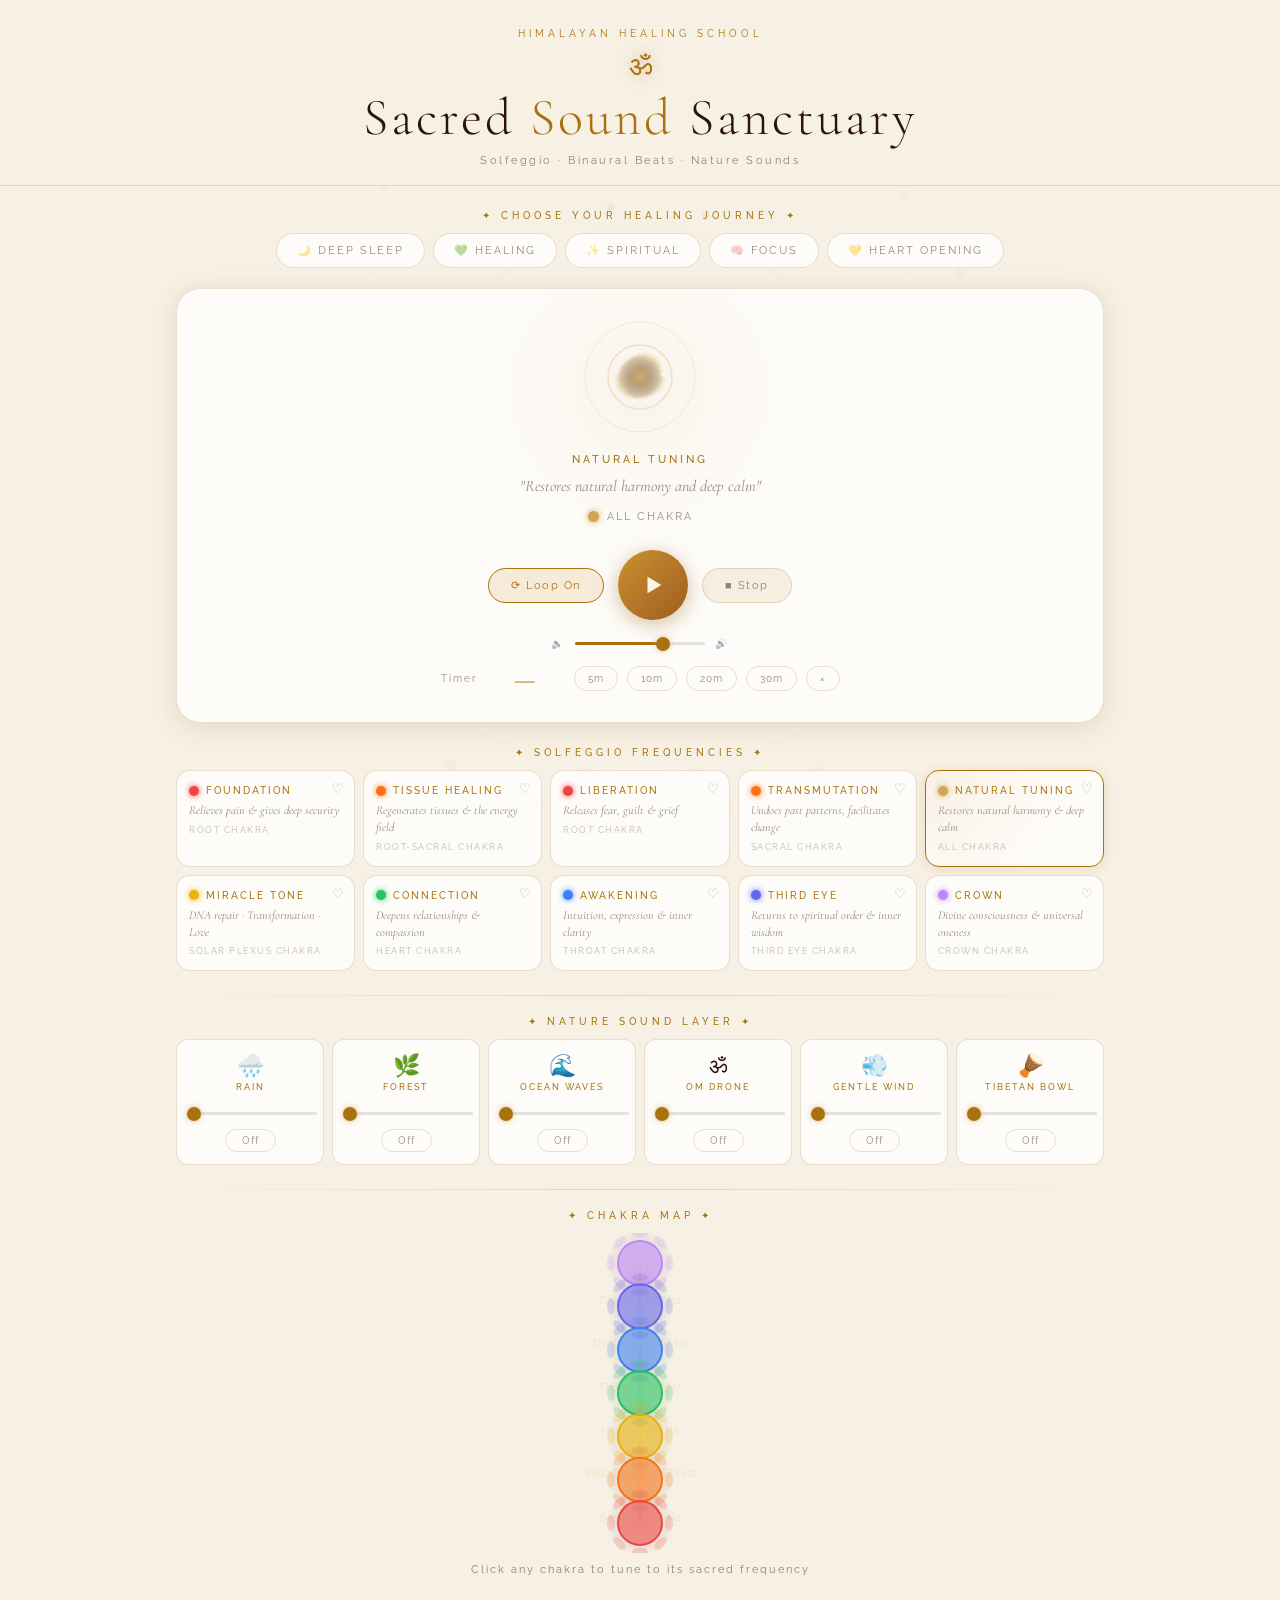
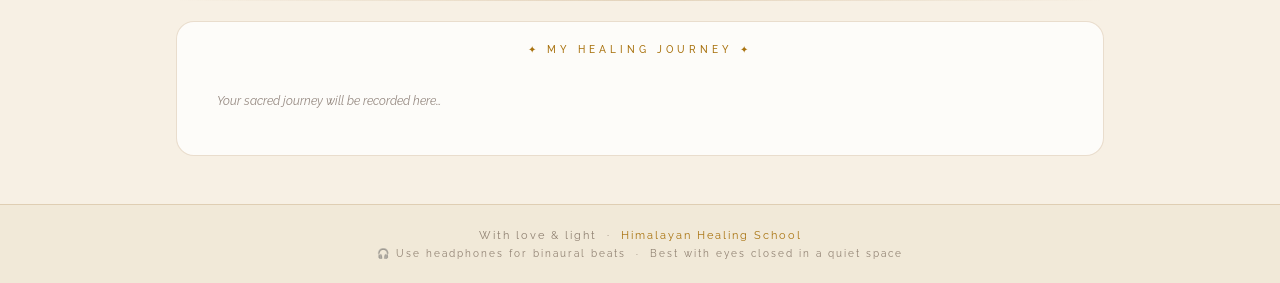
<file: sound-sanctuary.html>
<!DOCTYPE html>
<html lang="en">
<head>
<meta charset="UTF-8"/>
<meta name="viewport" content="width=device-width, initial-scale=1.0, viewport-fit=cover"/>
<title>Sacred Sound Sanctuary</title>
<!-- PWA -->
<link rel="manifest" href="manifest.json"/>
<meta name="theme-color" content="#F7F0E4"/>
<meta name="apple-mobile-web-app-capable" content="yes"/>
<meta name="apple-mobile-web-app-status-bar-style" content="black-translucent"/>
<meta name="apple-mobile-web-app-title" content="Sacred Sound"/>
<link rel="apple-touch-icon" href="icon-192.png"/>
<link rel="apple-touch-startup-image" href="icon-512.png"/>
<style>
@import url('https://fonts.googleapis.com/css2?family=Cormorant+Garamond:ital,wght@0,300;0,400;0,600;1,300;1,400&family=Raleway:wght@200;300;400;500;600&display=swap');
*,*::before,*::after{box-sizing:border-box;margin:0;padding:0}

:root{
  --bg:       #F7F0E4;
  --bg2:      #EDE4D0;
  --card:     rgba(255,255,255,0.78);
  --border:   rgba(160,110,45,0.22);
  --gold:     #A8720E;
  --gold2:    #C99230;
  --gold-dim: rgba(168,114,14,0.10);
  --cream:    #2C1508;
  --muted:    rgba(44,21,8,0.50);
  --sage:     #4A7B3E;
  --rose:     #A85E48;
  --glow:     0 4px 24px rgba(160,110,45,0.18);
}

body{font-family:'Raleway',sans-serif;background:var(--bg);color:var(--cream);min-height:100vh;overflow-x:hidden}

/* ── CANVAS BG ── */
#bg{position:fixed;inset:0;z-index:0;pointer-events:none;opacity:.18}

/* ── HEADER ── */
header{
  position:relative;z-index:10;
  text-align:center;padding:28px 20px 18px;
  background:linear-gradient(180deg,rgba(247,240,228,.98) 0%,rgba(247,240,228,.80) 100%);
  border-bottom:1px solid var(--border);
}
.badge{font-size:10px;letter-spacing:4px;color:var(--gold);text-transform:uppercase;margin-bottom:10px}
.om{font-size:28px;display:block;margin-bottom:6px;color:var(--gold);filter:drop-shadow(0 0 8px rgba(168,114,14,.5))}
h1{font-family:'Cormorant Garamond',serif;font-size:clamp(28px,5.5vw,52px);font-weight:300;letter-spacing:3px;line-height:1.1}
h1 em{color:var(--gold);font-style:normal}
.sub{font-size:11px;letter-spacing:2.5px;color:var(--muted);margin-top:8px}

/* ── LAYOUT ── */
main{position:relative;z-index:10;max-width:960px;margin:0 auto;padding:24px 16px 48px}

.s-title{font-size:10px;letter-spacing:4px;text-transform:uppercase;color:var(--gold);text-align:center;margin-bottom:12px;font-weight:500}
.divider{height:1px;background:linear-gradient(90deg,transparent,var(--border),transparent);margin:24px 0 20px}

/* ── MOOD PRESETS ── */
.moods{display:flex;gap:8px;justify-content:center;flex-wrap:wrap;margin-bottom:20px}
.mood{
  padding:10px 20px;background:var(--card);border:1px solid var(--border);
  border-radius:100px;color:var(--muted);font-family:'Raleway',sans-serif;
  font-size:11px;letter-spacing:2px;text-transform:uppercase;cursor:pointer;transition:all .25s
}
.mood:hover,.mood.on{background:var(--gold-dim);border-color:var(--gold);color:var(--gold)}

/* ── PLAYER ── */
.player{
  background:var(--card);border:1px solid var(--border);border-radius:24px;
  padding:28px 24px;text-align:center;margin-bottom:24px;
  box-shadow:var(--glow),0 1px 0 rgba(255,255,255,.9) inset;
  backdrop-filter:blur(10px);position:relative;overflow:hidden
}
.player::before{
  content:'';position:absolute;top:-60px;left:50%;transform:translateX(-50%);
  width:320px;height:320px;
  background:radial-gradient(circle,rgba(168,114,14,.06) 0%,transparent 70%);
  pointer-events:none
}

#vizCanvas{display:block;margin:0 auto 16px;border-radius:50%}

.f-name{font-size:11px;letter-spacing:3px;text-transform:uppercase;color:var(--gold);margin-top:6px;font-weight:500}
.f-desc{
  font-family:'Cormorant Garamond',serif;font-style:italic;font-size:16px;
  color:var(--muted);margin:8px auto 0;max-width:360px;line-height:1.5
}
.c-badge{
  display:inline-flex;align-items:center;gap:8px;
  margin-top:12px;font-size:11px;letter-spacing:2px;color:var(--muted);text-transform:uppercase
}
.c-dot{width:11px;height:11px;border-radius:50%;flex-shrink:0}

.ctrl{display:flex;align-items:center;justify-content:center;gap:14px;margin-top:24px;flex-wrap:wrap}
.btn{cursor:pointer;border:none;font-family:'Raleway',sans-serif;transition:all .2s;border-radius:100px}
.btn-play{
  width:70px;height:70px;
  background:linear-gradient(135deg,#C99230,#A05C20);
  color:#FBF5E8;font-size:22px;
  display:flex;align-items:center;justify-content:center;
  box-shadow:0 4px 20px rgba(160,110,45,.45)
}
.btn-play:hover{transform:scale(1.07);box-shadow:0 6px 32px rgba(160,110,45,.65)}
.btn-sm{
  padding:10px 22px;background:var(--gold-dim);border:1px solid var(--border);
  color:var(--muted);font-size:11px;letter-spacing:1.5px
}
.btn-sm:hover{border-color:var(--gold);color:var(--cream)}
.btn-sm.on{border-color:var(--gold);color:var(--gold);background:rgba(212,165,88,.2)}

.vol-row{display:flex;align-items:center;justify-content:center;gap:10px;margin-top:18px}
.lbl{font-size:10px;letter-spacing:2px;color:var(--muted)}

input[type=range]{
  -webkit-appearance:none;width:130px;height:3px;border-radius:2px;outline:none;cursor:pointer;
  background:linear-gradient(90deg,var(--gold) var(--p,70%),rgba(0,0,0,.10) var(--p,70%))
}
input[type=range]::-webkit-slider-thumb{
  -webkit-appearance:none;width:14px;height:14px;border-radius:50%;
  background:var(--gold);box-shadow:0 0 6px rgba(212,165,88,.7)
}

.timer-row{display:flex;align-items:center;justify-content:center;gap:9px;margin-top:14px;flex-wrap:wrap}
.t-num{font-family:'Cormorant Garamond',serif;font-size:26px;font-weight:300;color:var(--gold);min-width:78px;text-align:center;letter-spacing:2px}
.t-btn{
  padding:6px 13px;background:transparent;border:1px solid var(--border);
  color:var(--muted);font-size:10px;letter-spacing:1px;cursor:pointer;
  border-radius:100px;font-family:'Raleway',sans-serif;transition:all .2s
}
.t-btn:hover{border-color:var(--gold);color:var(--cream)}
.t-btn.sel{border-color:var(--gold);color:var(--gold)}

/* ── FREQ GRID ── */
.fg{display:grid;grid-template-columns:repeat(auto-fill,minmax(155px,1fr));gap:8px;margin-bottom:18px}
.fc{
  background:var(--card);border:1px solid var(--border);border-radius:14px;
  padding:14px 12px;cursor:pointer;transition:all .25s;position:relative;overflow:hidden
}
.fc::after{
  content:'';position:absolute;inset:0;border-radius:14px;
  background:radial-gradient(circle at top left,var(--cc,rgba(168,114,14,.10)) 0%,transparent 70%);
  opacity:0;transition:opacity .3s
}
.fc:hover::after,.fc.on::after{opacity:1}
.fc:hover{border-color:rgba(168,114,14,.4);transform:translateY(-2px)}
.fc.on{border-color:var(--gold);box-shadow:0 2px 12px rgba(168,114,14,.18)}
.fc-head{display:flex;align-items:center;gap:7px;margin-bottom:6px}
.fc-dot{width:10px;height:10px;border-radius:50%;flex-shrink:0}
.fc-lbl{font-size:10px;letter-spacing:2px;text-transform:uppercase;color:var(--gold);font-weight:500}
.fc-int{font-family:'Cormorant Garamond',serif;font-style:italic;font-size:12px;color:var(--muted);line-height:1.4}
.fc-ch{font-size:9px;letter-spacing:1.5px;color:var(--muted);margin-top:6px;text-transform:uppercase;opacity:.6}
.fav{
  position:absolute;top:10px;right:10px;font-size:13px;cursor:pointer;
  opacity:.3;transition:all .2s;z-index:5;background:none;border:none;color:inherit
}
.fav:hover,.fav.on{opacity:1;transform:scale(1.2)}


/* ── NATURE MIXER ── */
.mixer{display:grid;grid-template-columns:repeat(auto-fill,minmax(130px,1fr));gap:8px;margin-bottom:18px}
.mc{background:var(--card);border:1px solid var(--border);border-radius:12px;padding:12px 10px;text-align:center}
.mc-icon{font-size:22px;margin-bottom:4px}
.mc-name{font-size:9px;letter-spacing:2px;text-transform:uppercase;color:var(--gold);font-weight:500;margin-bottom:8px}
.mix-sl{
  -webkit-appearance:none;width:100%;height:3px;border-radius:2px;outline:none;cursor:pointer;
  background:linear-gradient(90deg,var(--sage) var(--p,0%),rgba(0,0,0,.10) var(--p,0%))
}
.mix-sl::-webkit-slider-thumb{
  -webkit-appearance:none;width:14px;height:14px;border-radius:50%;
  background:var(--sage);box-shadow:0 0 6px rgba(123,174,127,.6)
}
.mix-tog{
  margin-top:10px;padding:5px 16px;background:transparent;
  border:1px solid var(--border);color:var(--muted);font-size:10px;
  letter-spacing:1px;cursor:pointer;border-radius:100px;
  font-family:'Raleway',sans-serif;transition:all .2s
}
.mix-tog.on{border-color:var(--sage);color:var(--sage);background:rgba(123,174,127,.1)}

/* ── CHAKRA WHEEL ── */
.chakra-wrap{text-align:center;margin-bottom:20px}
#cwCv{cursor:pointer;display:block;margin:0 auto}
.cw-hint{font-size:11px;color:var(--muted);letter-spacing:2px;margin-top:10px}


/* ── SESSION LOG ── */
.slog-wrap{background:var(--card);border:1px solid var(--border);border-radius:18px;padding:22px}
.slog{list-style:none;max-height:160px;overflow-y:auto}
.slog::-webkit-scrollbar{width:4px}
.slog::-webkit-scrollbar-thumb{background:var(--border);border-radius:2px}
.slog li{
  font-size:12px;color:var(--muted);padding:7px 0;
  border-bottom:1px solid rgba(0,0,0,.07);
  display:flex;justify-content:space-between;align-items:center
}
.slog li:last-child{border-bottom:none}
.slog-t{color:var(--gold);font-family:'Cormorant Garamond',serif;font-size:14px}
.slog-empty{color:var(--muted);font-size:12px;font-style:italic;text-align:center;padding:18px;display:block}

/* ── FOOTER ── */
footer{
  position:relative;z-index:10;text-align:center;
  padding:24px 20px;border-top:1px solid var(--border);
  font-size:11px;letter-spacing:2px;color:var(--muted);
  background:rgba(237,228,208,.60);
}
footer a{color:var(--gold);text-decoration:none}

canvas{max-width:100%}
#cwCv{width:100%;max-width:300px;height:auto}

@media(max-width:480px){
  .fg{grid-template-columns:1fr 1fr}
  .mixer{grid-template-columns:1fr 1fr}
  .ctrl{gap:10px}
  .btn-sm{padding:9px 14px;font-size:10px}
  .btn-play{width:62px;height:62px}
  main{padding:20px 12px 48px}
  .player{padding:22px 16px}
  .timer-row{gap:6px}
  .t-btn{padding:5px 10px}
}
</style>
</head>
<body>

<canvas id="bg"></canvas>

<header>
  <div class="badge">Himalayan Healing School</div>
  <span class="om">ॐ</span>
  <h1>Sacred <em>Sound</em> Sanctuary</h1>
  <p class="sub">Solfeggio · Binaural Beats · Nature Sounds</p>
</header>

<main>

  <!-- MOOD JOURNEYS -->
  <div class="s-title">✦ Choose Your Healing Journey ✦</div>
  <div class="moods" id="moodRow">
    <button class="mood" data-m="sleep">🌙 Deep Sleep</button>
    <button class="mood" data-m="heal">💚 Healing</button>
    <button class="mood" data-m="spirit">✨ Spiritual</button>
    <button class="mood" data-m="focus">🧠 Focus</button>
    <button class="mood" data-m="love">💛 Heart Opening</button>
  </div>

  <!-- PLAYER -->
  <div class="player">
    <canvas id="vizCanvas" width="120" height="120"></canvas>
    <div id="fBig" style="display:none">432</div>
    <div class="f-name" id="fName">Natural Tuning</div>
    <div class="f-desc" id="fDesc">"Restores natural harmony and deep calm"</div>
    <div class="c-badge">
      <div class="c-dot" id="cDot" style="background:var(--gold);box-shadow:0 0 7px var(--gold)"></div>
      <span id="cLbl">All Chakras</span>
    </div>
    <div class="ctrl">
      <button class="btn btn-sm on" id="btnLoop">⟳ Loop On</button>
      <button class="btn btn-play" id="btnPlay"><svg id="playIcon" viewBox="0 0 16 16" width="22" height="22" fill="currentColor"><polygon points="4,2 14,8 4,14"/></svg></button>
      <button class="btn btn-sm" id="btnStop">■ Stop</button>
    </div>
    <div class="vol-row">
      <span class="lbl">🔈</span>
      <input type="range" id="volMain" min="0" max="1" step=".01" value=".7" style="--p:70%"/>
      <span class="lbl">🔊</span>
    </div>
    <div class="timer-row">
      <span class="lbl">Timer</span>
      <div class="t-num" id="tDisp">—</div>
      <button class="t-btn" data-m="5">5m</button>
      <button class="t-btn" data-m="10">10m</button>
      <button class="t-btn" data-m="20">20m</button>
      <button class="t-btn" data-m="30">30m</button>
      <button class="t-btn" id="btnClrT">×</button>
    </div>
  </div>

  <!-- SOLFEGGIO -->
  <div class="s-title">✦ Solfeggio Frequencies ✦</div>
  <div class="fg" id="freqGrid"></div>

  <div class="divider"></div>


  <!-- NATURE MIXER -->
  <div class="s-title">✦ Nature Sound Layer ✦</div>
  <div class="mixer" id="mixGrid"></div>

  <div class="divider"></div>

  <!-- CHAKRA WHEEL -->
  <div class="s-title">✦ Chakra Map ✦</div>
  <div class="chakra-wrap">
    <canvas id="cwCv" width="300" height="320"></canvas>
    <p class="cw-hint">Click any chakra to tune to its sacred frequency</p>
  </div>


  <div class="divider"></div>

  <!-- SESSION LOG -->
  <div class="slog-wrap">
    <div class="s-title" style="margin-bottom:14px">✦ My Healing Journey ✦</div>
    <ul class="slog" id="slog">
      <li><span class="slog-empty">Your sacred journey will be recorded here…</span></li>
    </ul>
  </div>

</main>

<footer>
  With love &amp; light &nbsp;·&nbsp;
  <a href="https://himalayanhealingschool.github.io" target="_blank">Himalayan Healing School</a>
  <div style="margin-top:6px;font-size:10px">🎧 Use headphones for binaural beats &nbsp;·&nbsp; Best with eyes closed in a quiet space</div>
</footer>

<script>
// ════════════════════════════════════════════════════════
//  DATA
// ════════════════════════════════════════════════════════
const FREQS = [
  {hz:174, name:'Foundation',     intent:'Relieves pain & gives deep security',      chakra:'Root',        col:'#ef4444'},
  {hz:285, name:'Tissue Healing', intent:'Regenerates tissues & the energy field',   chakra:'Root-Sacral', col:'#f97316'},
  {hz:396, name:'Liberation',     intent:'Releases fear, guilt & grief',             chakra:'Root',        col:'#ef4444'},
  {hz:417, name:'Transmutation',  intent:'Undoes past patterns, facilitates change', chakra:'Sacral',      col:'#f97316'},
  {hz:432, name:'Natural Tuning', intent:'Restores natural harmony & deep calm',     chakra:'All',         col:'#D4A558'},
  {hz:528, name:'Miracle Tone',   intent:'DNA repair · Transformation · Love',       chakra:'Solar Plexus',col:'#eab308'},
  {hz:639, name:'Connection',     intent:'Deepens relationships & compassion',       chakra:'Heart',       col:'#22c55e'},
  {hz:741, name:'Awakening',      intent:'Intuition, expression & inner clarity',    chakra:'Throat',      col:'#3b82f6'},
  {hz:852, name:'Third Eye',      intent:'Returns to spiritual order & inner wisdom',chakra:'Third Eye',   col:'#6366f1'},
  {hz:963, name:'Crown',          intent:'Divine consciousness & universal oneness', chakra:'Crown',       col:'#c084fc'},
];


const NATURE = [
  {name:'Rain',         icon:'🌧️', type:'rain' },
  {name:'Forest',       icon:'🌿', type:'pink' },
  {name:'Ocean Waves',  icon:'🌊', type:'ocean'},
  {name:'Om Drone',     icon:'ॐ',  type:'om'  },
  {name:'Gentle Wind',  icon:'💨', type:'white'},
  {name:'Tibetan Bowl', icon:'🪘', type:'bowl' },
];

const MOODS = {
  sleep:  {hz:396, bin:{base:200,diff:2},  nat:['Rain','Ocean Waves'],      label:'Deep Sleep'},
  heal:   {hz:528, bin:null,              nat:['Forest','Tibetan Bowl'],   label:'Healing'},
  spirit: {hz:963, bin:{base:200,diff:6}, nat:['Om Drone'],                label:'Spiritual Awakening'},
  focus:  {hz:741, bin:{base:200,diff:10},nat:['Rain'],                    label:'Sacred Focus'},
  love:   {hz:639, bin:null,              nat:['Forest','Ocean Waves'],    label:'Heart Opening'},
};

const CHAKRAS = [
  {name:'Crown',        hz:963, col:'#c084fc'},
  {name:'Third Eye',    hz:852, col:'#6366f1'},
  {name:'Throat',       hz:741, col:'#3b82f6'},
  {name:'Heart',        hz:639, col:'#22c55e'},
  {name:'Solar Plexus', hz:528, col:'#eab308'},
  {name:'Sacral',       hz:417, col:'#f97316'},
  {name:'Root',         hz:396, col:'#ef4444'},
];


// ════════════════════════════════════════════════════════
//  MANDALA BACKGROUND
// ════════════════════════════════════════════════════════
(function(){
  const cv=document.getElementById('bg'), cx=cv.getContext('2d');
  function rsz(){cv.width=innerWidth;cv.height=innerHeight}
  rsz(); addEventListener('resize',rsz);
  function draw(){
    cx.clearRect(0,0,cv.width,cv.height);
    const W=cv.width,H=cv.height,R=Math.min(W,H)*.40,t=Date.now()/9000;
    for(let ring=1;ring<=3;ring++){
      const r=R*ring*.34, n=ring*8;
      for(let i=0;i<n;i++){
        const a=(i/n)*Math.PI*2+t*ring;
        cx.beginPath();
        cx.arc(W/2+Math.cos(a)*r,H/2+Math.sin(a)*r,2+ring,0,Math.PI*2);
        cx.fillStyle=`rgba(140,80,10,${.45-ring*.10})`;
        cx.fill();
      }
    }
    [.35,.62,.90].forEach((f,i)=>{
      cx.beginPath(); cx.arc(W/2,H/2,R*f,0,Math.PI*2);
      cx.strokeStyle=`rgba(140,80,10,${.18-i*.04})`; cx.lineWidth=1; cx.stroke();
    });
    requestAnimationFrame(draw);
  }
  draw();
})();

// ════════════════════════════════════════════════════════
//  AUDIO ENGINE
// ════════════════════════════════════════════════════════
const ICON_PLAY='<svg viewBox="0 0 16 16" width="22" height="22" fill="currentColor"><polygon points="4,2 14,8 4,14"/></svg>';
const ICON_PAUSE='<svg viewBox="0 0 16 16" width="22" height="22" fill="currentColor"><rect x="3" y="2" width="4" height="12" rx="1"/><rect x="9" y="2" width="4" height="12" rx="1"/></svg>';
let AC=null, masterG=null, analyser=null;
let oscL=null, oscR=null;
let playing=false, looping=true;
let curHz=432, curCol='#D4A558', isBin=false, binD=null;
let timerIv=null, timerSec=0;
let slog=[];
let nNodes={};

function ac(){
  if(!AC){
    AC=new(window.AudioContext||window.webkitAudioContext)();
    analyser=AC.createAnalyser(); analyser.fftSize=512;
    masterG=AC.createGain(); masterG.gain.value=+(document.getElementById('volMain').value||.7);
    masterG.connect(analyser); analyser.connect(AC.destination);
  }
  return AC;
}

function stopMain(log){
  if(log&&playing) addLog();
  [oscL,oscR].forEach(o=>{if(o){try{o.stop()}catch(e){}}});
  oscL=oscR=null; playing=false;
  document.getElementById('btnPlay').innerHTML=ICON_PLAY;
}

function playNow(hz,col,bin=false,bd=null){
  stopMain(true); ac();
  if(AC.state==='suspended') AC.resume();
  curHz=hz; curCol=col; isBin=bin; binD=bd;
  vizCol=col;

  if(bin&&bd){
    const mg=AC.createChannelMerger(2); mg.connect(masterG);
    oscL=AC.createOscillator(); oscL.type='sine'; oscL.frequency.value=bd.base;
    const pL=AC.createStereoPanner(); pL.pan.value=-1;
    oscL.connect(pL); pL.connect(mg,0,0);
    oscR=AC.createOscillator(); oscR.type='sine'; oscR.frequency.value=bd.base+bd.diff;
    const pR=AC.createStereoPanner(); pR.pan.value=1;
    oscR.connect(pR); pR.connect(mg,0,1);
    oscL.start(); oscR.start();
  } else {
    oscL=AC.createOscillator(); oscL.type='sine'; oscL.frequency.value=hz;
    oscL.connect(masterG); oscL.start();
  }
  playing=true;
  document.getElementById('btnPlay').innerHTML=ICON_PAUSE;
}

function togglePlay(){
  if(playing){ AC&&AC.suspend(); playing=false; document.getElementById('btnPlay').innerHTML=ICON_PLAY; }
  else if(AC&&AC.state==='suspended'){ AC.resume(); playing=true; document.getElementById('btnPlay').innerHTML=ICON_PAUSE; }
  else playNow(curHz,curCol,isBin,binD);
}

// ── Nature noise ──────────────────────────────────────
function mkNoiseBuf(type){
  const a=ac(), len=a.sampleRate*4, buf=a.createBuffer(2,len,a.sampleRate);
  for(let ch=0;ch<2;ch++){
    const d=buf.getChannelData(ch); let last=0;
    for(let i=0;i<len;i++){
      const w=Math.random()*2-1;
      if(type==='brown'){d[i]=(last+.02*w)/1.02; last=d[i]; d[i]*=3.5;}
      else d[i]=w;
    }
  }
  return buf;
}

function startNature(name,type,vol){
  const a=ac(); if(a.state==='suspended') a.resume();
  if(nNodes[name]) return;
  const g=a.createGain(); g.gain.value=vol; g.connect(a.destination);

  if(type==='om'){
    const freqs=[136.1,272.2,408.3], oscs=freqs.map((f,i)=>{
      const o=a.createOscillator(); o.type=i===2?'triangle':'sine'; o.frequency.value=f;
      const gv=a.createGain(); gv.gain.value=[1,.5,.25][i];
      o.connect(gv); gv.connect(g); o.start(); return o;
    });
    nNodes[name]={oscs,g}; return;
  }
  if(type==='bowl'){
    const oscs=[432,864,1296].map((f,i)=>{
      const o=a.createOscillator(); o.type='sine'; o.frequency.value=f;
      const gv=a.createGain(); gv.gain.value=[1,.4,.15][i];
      o.connect(gv); gv.connect(g); o.start(); return o;
    });
    nNodes[name]={oscs,g}; return;
  }

  const src=a.createBufferSource();
  src.buffer=mkNoiseBuf(type==='rain'||type==='ocean'?'brown':'white');
  src.loop=true;

  if(type==='rain'||type==='ocean'){
    const f=a.createBiquadFilter(); f.type='lowpass'; f.frequency.value=type==='ocean'?350:700;
    src.connect(f); f.connect(g);
  } else { src.connect(g); }
  src.start();
  nNodes[name]={src,g};
}

function stopNature(name){
  const n=nNodes[name]; if(!n) return;
  if(n.oscs) n.oscs.forEach(o=>{try{o.stop()}catch(e){}});
  if(n.src) try{n.src.stop()}catch(e){}
  delete nNodes[name];
}

function setNVol(name,v){ const n=nNodes[name]; if(n&&n.g) n.g.gain.value=v; }

// ════════════════════════════════════════════════════════
//  MANDALA VISUALIZER
// ════════════════════════════════════════════════════════
const vCv=document.getElementById('vizCanvas'), vCx=vCv.getContext('2d');
let vizCol='#D4A558';

function drawViz(){
  requestAnimationFrame(drawViz);
  const W=vCv.width,H=vCv.height,cx=W/2,cy=H/2,t=Date.now()/1000;
  vCx.clearRect(0,0,W,H);

  const N=60, data=new Uint8Array(N);
  if(analyser&&playing) analyser.getByteFrequencyData(data);

  // Petals
  for(let i=0;i<N;i++){
    const a=(i/N)*Math.PI*2;
    const v=playing?data[i]/255:(0.08+0.05*Math.sin(t*1.5+i*.25));
    const r1=18+v*30, r2=22+v*38;
    const a2=(i+1)/N*Math.PI*2;
    vCx.beginPath();
    vCx.moveTo(cx,cy);
    vCx.lineTo(cx+Math.cos(a)*r1, cy+Math.sin(a)*r1);
    vCx.lineTo(cx+Math.cos(a2)*r2, cy+Math.sin(a2)*r2);
    vCx.closePath();
    const alpha=Math.round((0.28+v*.55)*255).toString(16).padStart(2,'0');
    vCx.fillStyle=vizCol+alpha;
    vCx.fill();
  }

  // Rings
  [78,55,32].forEach((r,i)=>{
    vCx.beginPath(); vCx.arc(cx,cy,r,0,Math.PI*2);
    vCx.strokeStyle=vizCol+(i===0?'22':i===1?'33':'44');
    vCx.lineWidth=i===2?1.5:1; vCx.stroke();
  });

  // Center glow
  const grd=vCx.createRadialGradient(cx,cy,0,cx,cy,22);
  grd.addColorStop(0,vizCol+'cc'); grd.addColorStop(1,'transparent');
  vCx.beginPath(); vCx.arc(cx,cy,22,0,Math.PI*2);
  vCx.fillStyle=grd; vCx.fill();
}
drawViz();

// ════════════════════════════════════════════════════════
//  CHAKRA WHEEL
// ════════════════════════════════════════════════════════
const cwCv=document.getElementById('cwCv'), cwCx=cwCv.getContext('2d');
const CW=300,CH=320,CX=CW/2;
let cwHov=-1, cwYs=[];

function drawCW(){
  cwCx.clearRect(0,0,CW,CH);
  const y0=30, gap=(CH-60)/(CHAKRAS.length-1);
  cwYs=CHAKRAS.map((_,i)=>y0+i*gap);

  // Spine
  cwCx.beginPath(); cwCx.moveTo(CX,y0); cwCx.lineTo(CX,y0+gap*(CHAKRAS.length-1));
  cwCx.strokeStyle='rgba(212,165,88,.18)'; cwCx.lineWidth=2; cwCx.stroke();

  CHAKRAS.forEach((ch,i)=>{
    const y=cwYs[i], hov=cwHov===i, r=hov?30:22;

    // Glow halo
    const grd=cwCx.createRadialGradient(CX,y,0,CX,y,r+12);
    grd.addColorStop(0,ch.col+(hov?'55':'33')); grd.addColorStop(1,'transparent');
    cwCx.beginPath(); cwCx.arc(CX,y,r+12,0,Math.PI*2); cwCx.fillStyle=grd; cwCx.fill();

    // Lotus petals
    for(let p=0;p<8;p++){
      const pa=(p/8)*Math.PI*2;
      cwCx.beginPath();
      cwCx.ellipse(CX+Math.cos(pa)*(r+7),y+Math.sin(pa)*(r+7),4,8,pa,0,Math.PI*2);
      cwCx.fillStyle=ch.col+(hov?'55':'33'); cwCx.fill();
    }

    // Main circle
    cwCx.beginPath(); cwCx.arc(CX,y,r,0,Math.PI*2);
    cwCx.fillStyle=ch.col+(hov?'cc':'88'); cwCx.fill();
    cwCx.strokeStyle=ch.col; cwCx.lineWidth=2; cwCx.stroke();

    // Label
    cwCx.font=`${hov?'500 ':'300 '}11px Raleway,sans-serif`;
    cwCx.textAlign='center'; cwCx.textBaseline='middle';
    cwCx.fillStyle=hov?ch.col:'rgba(240,222,188,.65)';
    cwCx.fillText(`${ch.name}  ·  ${ch.hz} Hz`, CX, y+r+16);
  });
}
drawCW();

cwCv.addEventListener('mousemove',e=>{
  const rc=cwCv.getBoundingClientRect();
  const mx=(e.clientX-rc.left)*(CW/rc.width),my=(e.clientY-rc.top)*(CH/rc.height);
  cwHov=cwYs.findIndex(y=>Math.hypot(mx-CX,my-y)<32);
  drawCW();
});
cwCv.addEventListener('mouseleave',()=>{cwHov=-1;drawCW()});
cwCv.addEventListener('click',e=>{
  const rc=cwCv.getBoundingClientRect();
  const mx=(e.clientX-rc.left)*(CW/rc.width),my=(e.clientY-rc.top)*(CH/rc.height);
  const idx=cwYs.findIndex(y=>Math.hypot(mx-CX,my-y)<32);
  if(idx<0) return;
  const ch=CHAKRAS[idx];
  const f=FREQS.find(f=>f.hz===ch.hz)||{hz:ch.hz,name:ch.name,intent:'Sacred healing frequency',chakra:ch.name,col:ch.col};
  pickFreq(f);
});

// ════════════════════════════════════════════════════════
//  RENDER GRIDS
// ════════════════════════════════════════════════════════
const favs=new Set();

function setNowPlaying(hz,name,intent,chakra,col){
  document.getElementById('fBig').innerHTML=`${hz} <span class="u">Hz</span>`;
  document.getElementById('fName').textContent=name;
  document.getElementById('fDesc').textContent=`"${intent}"`;
  document.getElementById('cLbl').textContent=`${chakra} Chakra`;
  const cd=document.getElementById('cDot');
  cd.style.background=col; cd.style.boxShadow=`0 0 7px ${col}`;
  vizCol=col;
}

function clearAllActive(){
  document.querySelectorAll('.fc,.mood').forEach(c=>c.classList.remove('on'));
}

function pickFreq(f){
  const card=document.querySelector(`.fc[data-hz="${f.hz}"]`);
  // TOGGLE OFF — clicking the same frequency again stops everything
  if(card && card.classList.contains('on')){
    stopMain(true);
    clearAllActive();
    return;
  }
  setNowPlaying(f.hz,f.name,f.intent,f.chakra,f.col);
  playNow(f.hz,f.col);
  clearAllActive();
  if(card) card.classList.add('on');
}

function renderFreqs(){
  const g=document.getElementById('freqGrid'); g.innerHTML='';
  FREQS.forEach(f=>{
    const d=document.createElement('div');
    d.className='fc'+(f.hz===432?' on':'');
    d.dataset.hz=f.hz;
    d.style.setProperty('--cc',f.col+'22');
    d.innerHTML=`
      <button class="fav" title="Favourite">♡</button>
      <div class="fc-head">
        <div class="fc-dot" style="background:${f.col};box-shadow:0 0 6px ${f.col}"></div>
        <div class="fc-lbl">${f.name}</div>
      </div>
      <div class="fc-int">${f.intent}</div>
      <div class="fc-ch">${f.chakra} Chakra</div>`;
    d.querySelector('.fav').addEventListener('click',e=>{
      e.stopPropagation();
      const btn=e.currentTarget;
      if(favs.has(f.hz)){favs.delete(f.hz);btn.textContent='♡';btn.classList.remove('on');}
      else{favs.add(f.hz);btn.textContent='♥';btn.classList.add('on');}
    });
    d.addEventListener('click',()=>pickFreq(f));
    g.appendChild(d);
  });
}


function renderMixer(){
  const g=document.getElementById('mixGrid'); g.innerHTML='';
  NATURE.forEach(n=>{
    const d=document.createElement('div'); d.className='mc';
    d.innerHTML=`
      <div class="mc-icon">${n.icon}</div>
      <div class="mc-name">${n.name}</div>
      <input class="mix-sl" type="range" min="0" max="1" step=".02" value="0" style="--p:0%"/>
      <button class="mix-tog">Off</button>`;
    const sl=d.querySelector('.mix-sl'), tog=d.querySelector('.mix-tog');
    sl.addEventListener('input',function(){
      this.style.setProperty('--p',this.value*100+'%');
      if(nNodes[n.name]) setNVol(n.name,+this.value);
    });
    tog.addEventListener('click',function(){
      if(this.classList.contains('on')){
        stopNature(n.name); this.classList.remove('on'); this.textContent='Off';
      } else {
        const v=+sl.value||0.3; sl.value=v; sl.style.setProperty('--p',v*100+'%');
        startNature(n.name,n.type,v); this.classList.add('on'); this.textContent='On';
      }
    });
    g.appendChild(d);
  });
}

// ════════════════════════════════════════════════════════
//  MOOD PRESETS
// ════════════════════════════════════════════════════════
document.getElementById('moodRow').addEventListener('click',e=>{
  const btn=e.target.closest('.mood'); if(!btn) return;
  const m=MOODS[btn.dataset.m]; if(!m) return;

  // TOGGLE OFF — if already active, stop everything and reset
  if(btn.classList.contains('on')){
    stopMain(true);
    clearTimer();
    Object.keys(nNodes).forEach(stopNature);
    document.querySelectorAll('.mix-tog').forEach(b=>{b.classList.remove('on');b.textContent='Off'});
    document.querySelectorAll('.mix-sl').forEach(s=>{s.value=0;s.style.setProperty('--p','0%')});
    clearAllActive();
    return;
  }

  document.querySelectorAll('.mood').forEach(b=>b.classList.remove('on'));
  btn.classList.add('on');

  const f=FREQS.find(x=>x.hz===m.hz)||FREQS[4];
  setNowPlaying(f.hz,f.name,f.intent,f.chakra,f.col);

  if(m.bin) playNow(m.bin.base,f.col,true,m.bin);
  else playNow(f.hz,f.col);

  document.querySelectorAll('.fc').forEach(c=>c.classList.remove('on'));
  const fc=document.querySelector(`.fc[data-hz="${f.hz}"]`); if(fc) fc.classList.add('on');

  // Reset nature sounds
  Object.keys(nNodes).forEach(stopNature);
  document.querySelectorAll('.mix-tog').forEach(b=>{b.classList.remove('on');b.textContent='Off'});

  m.nat.forEach(nm=>{
    const ni=NATURE.find(x=>x.name===nm); if(!ni) return;
    startNature(nm,ni.type,.3);
    const card=document.querySelector(`#mixGrid .mc:nth-child(${NATURE.indexOf(ni)+1})`);
    if(card){
      card.querySelector('.mix-tog').classList.add('on');
      card.querySelector('.mix-tog').textContent='On';
      const sl=card.querySelector('.mix-sl'); sl.value=.3; sl.style.setProperty('--p','30%');
    }
  });
});

// ════════════════════════════════════════════════════════
//  CONTROLS
// ════════════════════════════════════════════════════════
document.getElementById('btnPlay').addEventListener('click',togglePlay);
document.getElementById('btnStop').addEventListener('click',()=>{
  stopMain(true);
  clearTimer();
  // Stop ALL nature sounds immediately
  Object.keys(nNodes).forEach(stopNature);
  document.querySelectorAll('.mix-tog').forEach(b=>{b.classList.remove('on');b.textContent='Off'});
  document.querySelectorAll('.mix-sl').forEach(s=>{s.value=0;s.style.setProperty('--p','0%')});
  clearAllActive();
});
document.getElementById('btnLoop').addEventListener('click',function(){
  looping=!looping; this.classList.toggle('on',looping);
  this.textContent=looping?'⟳ Loop On':'⟳ Loop';
});
function onVolChange(){
  const v=+document.getElementById('volMain').value;
  if(masterG) masterG.gain.value=v;
  document.getElementById('volMain').style.setProperty('--p',v*100+'%');
}
document.getElementById('volMain').addEventListener('input',onVolChange);
document.getElementById('volMain').addEventListener('change',onVolChange);

// Timer
function clearTimer(){
  if(timerIv){clearInterval(timerIv);timerIv=null}
  timerSec=0; document.getElementById('tDisp').textContent='—';
  document.querySelectorAll('.t-btn[data-m]').forEach(b=>b.classList.remove('sel'));
}
function startTimer(mins){
  clearTimer(); timerSec=mins*60;
  document.querySelector(`.t-btn[data-m="${mins}"]`).classList.add('sel');
  const tick=()=>{
    document.getElementById('tDisp').textContent=`${Math.floor(timerSec/60)}:${(timerSec%60).toString().padStart(2,'0')}`;
    if(timerSec--<=0){clearInterval(timerIv);timerIv=null;stopMain(true);document.getElementById('tDisp').textContent='✦ Done'}
  };
  tick(); timerIv=setInterval(tick,1000);
}
document.querySelectorAll('.t-btn[data-m]').forEach(b=>b.addEventListener('click',()=>startTimer(+b.dataset.m)));
document.getElementById('btnClrT').addEventListener('click',clearTimer);


// ════════════════════════════════════════════════════════
//  SESSION LOG
// ════════════════════════════════════════════════════════
function addLog(){
  const nm=document.getElementById('fName').textContent;
  const hz=document.getElementById('fBig').textContent.trim();
  const t=new Date().toLocaleTimeString([],{hour:'2-digit',minute:'2-digit'});
  slog.unshift({t,nm,hz});
  const ul=document.getElementById('slog');
  ul.innerHTML=slog.map(e=>`<li><span>${e.nm} · ${e.hz}</span><span class="slog-t">${e.t}</span></li>`).join('');
}

// ════════════════════════════════════════════════════════
//  INIT
// ════════════════════════════════════════════════════════
renderFreqs(); renderMixer();
setNowPlaying(432,'Natural Tuning','Restores natural harmony and deep calm','All','#D4A558');

// Register service worker for offline / PWA install
if('serviceWorker' in navigator){
  navigator.serviceWorker.register('sw.js').catch(()=>{});
}
</script>
</body>
</html>
</file>
